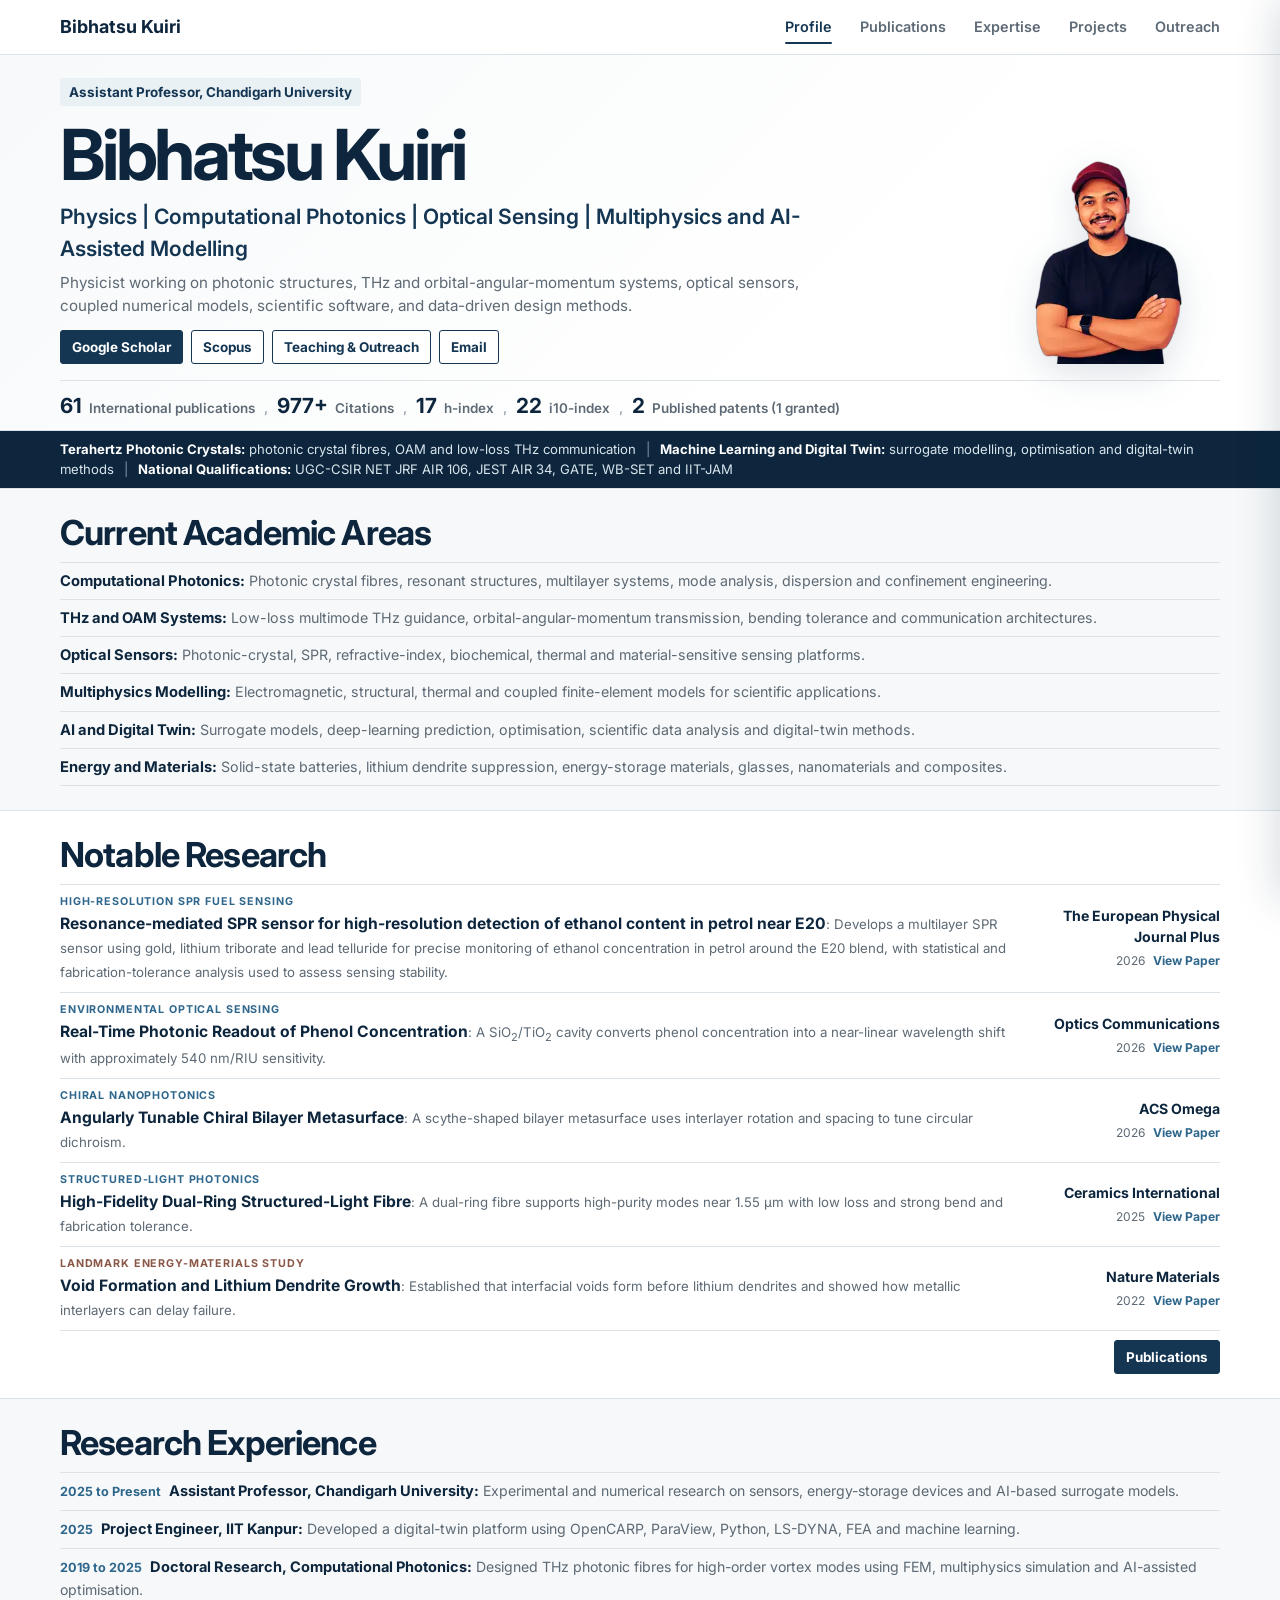
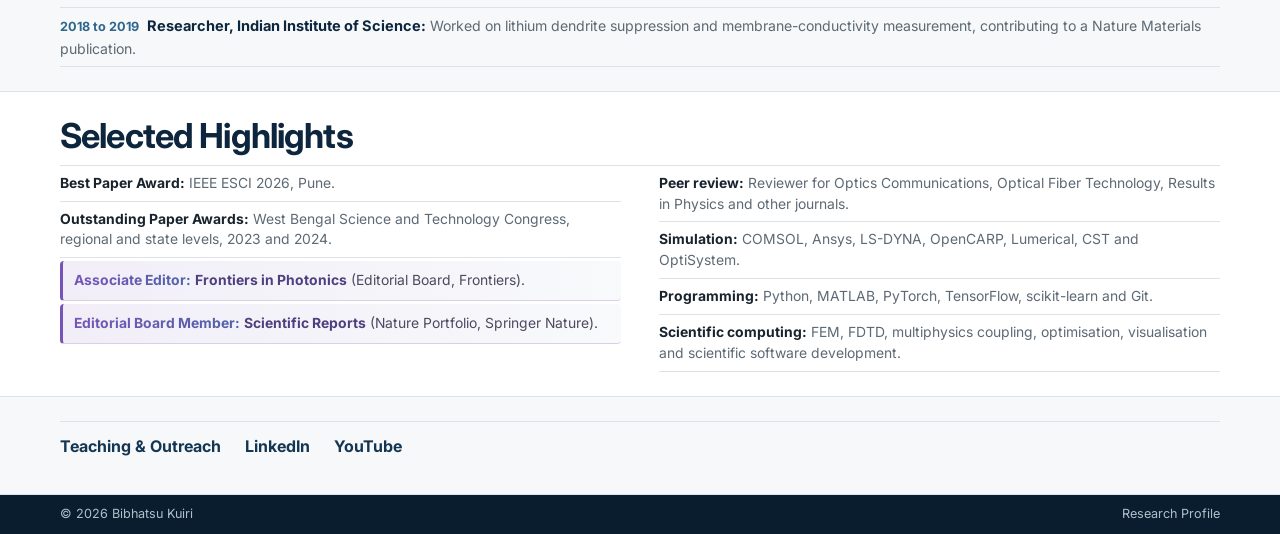
<file: index.html>
<!DOCTYPE html>
<html lang="en">
<head>
  <meta charset="UTF-8">
  <meta name="viewport" content="width=device-width, initial-scale=1.0">
  <meta name="description" content="Academic profile of Bibhatsu Kuiri, Assistant Professor of Physics, working in computational photonics, optical sensing, multiphysics modelling, machine learning, and digital twins.">
  <meta name="author" content="Bibhatsu Kuiri">
  <meta name="theme-color" content="#0d263d">
  <meta name="color-scheme" content="light">
  <title>Bibhatsu Kuiri | Research Profile</title>
  <link rel="preconnect" href="https://fonts.googleapis.com">
  <link rel="preconnect" href="https://fonts.gstatic.com" crossorigin>
  <link href="https://fonts.googleapis.com/css2?family=Inter:wght@400;500;600;700&display=swap" rel="stylesheet">
  <style>
    :root{color-scheme:only light;--navy:#143653;--deep:#0d263d;--blue:#2e668c;--ink:#18232d;--muted:#5d6974;--paper:#f6f8f9;--line:#dce3e8;--soft:#eaf1f5;--white:#fff;--landmark:#8a5747;--max:1160px}
    *{box-sizing:border-box}html{scroll-behavior:smooth;background:#fff}body{margin:0;color:var(--ink);background:var(--white);font:16px/1.5 "Inter",Arial,sans-serif}body.menu-open{overflow:hidden}a{color:inherit}.container{width:min(calc(100% - 40px),var(--max));margin:auto}
    .site-header{position:sticky;top:0;z-index:50;background:rgba(255,255,255,.97);border-bottom:1px solid var(--line);backdrop-filter:blur(10px)}.nav{min-height:54px;display:flex;align-items:center;justify-content:space-between;gap:24px}.brand,h1,h2,h3,.metrics-line strong{color:var(--deep);font-family:"Inter",Arial,sans-serif}.brand{font-size:1.12rem;font-weight:700;text-decoration:none}.desktop-nav{display:flex;gap:28px}.desktop-nav a{color:var(--muted);font-size:.9rem;font-weight:600;text-decoration:none}.desktop-nav a:hover{color:var(--navy)}
    .menu-toggle{width:40px;height:40px;display:none;place-items:center;padding:0;color:var(--deep);background:transparent;border:0;cursor:pointer}.menu-toggle span,.menu-toggle span:before,.menu-toggle span:after{width:22px;height:2px;display:block;position:relative;background:currentColor;transition:160ms ease}.menu-toggle span:before,.menu-toggle span:after{content:"";position:absolute;left:0}.menu-toggle span:before{top:-7px}.menu-toggle span:after{top:7px}.menu-toggle[aria-expanded="true"] span{background:transparent}.menu-toggle[aria-expanded="true"] span:before{top:0;transform:rotate(45deg)}.menu-toggle[aria-expanded="true"] span:after{top:0;transform:rotate(-45deg)}
    .menu-overlay{position:fixed;inset:0;z-index:55;visibility:hidden;opacity:0;background:rgba(8,25,39,.48);transition:180ms ease}.mobile-menu{position:fixed;top:0;right:0;z-index:60;width:min(82vw,300px);height:100dvh;padding:76px 28px 30px;background:var(--white);box-shadow:-16px 0 40px rgba(13,38,61,.18);transform:translateX(105%);transition:200ms ease}.mobile-menu a{display:block;padding:13px 0;color:var(--deep);border-bottom:1px solid var(--line);font-weight:700;text-decoration:none}body.menu-open .menu-overlay{visibility:visible;opacity:1}body.menu-open .mobile-menu{transform:translateX(0)}
    h1,h2,h3{margin-top:0;line-height:1.16}.hero{background:linear-gradient(135deg,#f7f9fa 0%,#fff 68%);border-bottom:1px solid var(--line)}.hero-grid{display:grid;grid-template-columns:minmax(0,1fr) 230px;align-items:end;gap:34px;padding:24px 0 16px}.position{display:inline-flex;margin:0 0 8px;padding:4px 9px;color:var(--navy);background:var(--soft);border-radius:2px;font-size:.84rem;font-weight:700}h1{margin-bottom:5px;font-size:clamp(2.8rem,6vw,4.4rem);letter-spacing:-.045em}.role{max-width:800px;margin:0;color:var(--navy);font-size:clamp(1.05rem,2vw,1.32rem);font-weight:600}.summary{max-width:790px;margin:8px 0 0;color:var(--muted);font-size:.95rem}.actions{display:flex;flex-wrap:wrap;gap:8px;margin-top:12px}.button{min-height:34px;display:inline-flex;align-items:center;justify-content:center;padding:5px 11px;color:var(--navy);background:var(--white);border:1px solid var(--navy);border-radius:3px;font-size:.84rem;font-weight:700;text-decoration:none}.button-primary{color:var(--white);background:var(--navy)}.portrait-wrap{display:flex;justify-content:center;align-items:flex-end}.portrait{width:215px;max-height:250px;object-fit:contain;filter:drop-shadow(0 10px 18px rgba(20,54,83,.14))}
    .metrics-line{margin:0 auto;padding:9px 0;border-top:1px solid var(--line);color:var(--muted);font-size:.84rem;font-weight:600}.metrics-line strong{margin-right:4px;font-size:1.3rem}.metric-separator{margin:0 9px;color:#9aa8b3}.expertise-band{color:#d9e5ed;background:var(--deep)}.expertise-line{padding:9px 0;font-size:.82rem}.expertise-line strong{color:var(--white)}.expertise-separator{margin:0 10px;color:#7f96a7}
    .section{padding:24px 0;scroll-margin-top:62px}.section-alt{background:var(--paper);border-top:1px solid var(--line);border-bottom:1px solid var(--line)}.section-heading{margin-bottom:9px}h2{margin-bottom:0;font-size:clamp(1.65rem,3vw,2.15rem);letter-spacing:-.025em}.compact-list,.paper-list,.experience-list{border-top:1px solid var(--line)}.compact-row{padding:7px 0;border-bottom:1px solid var(--line);font-size:.89rem}.compact-row strong{color:var(--deep);font-size:.92rem}.compact-row p{display:inline;margin:0;color:var(--muted)}
    .paper-row{display:grid;grid-template-columns:minmax(0,1fr) 178px;gap:18px;align-items:center;padding:9px 0;border-bottom:1px solid var(--line)}.paper-kicker{margin-bottom:1px;color:var(--blue);font-size:.67rem;font-weight:700;letter-spacing:.08em;text-transform:uppercase}.paper-row.landmark .paper-kicker{color:var(--landmark)}.paper-row h3{display:inline;margin:0;font-size:.98rem}.paper-row p{display:inline;margin:0;color:var(--muted);font-size:.83rem}.paper-row p:before{content:": "}.paper-meta{text-align:right}.paper-meta strong{display:block;color:var(--deep);font-size:.88rem}.paper-meta span{color:var(--muted);font-size:.75rem}.paper-link{display:inline-block;margin-left:8px;color:var(--blue);font-size:.76rem;font-weight:700;text-decoration:none}.paper-link:hover{text-decoration:underline}.section-action{display:flex;justify-content:flex-end;margin-top:9px}
    .experience-row{padding:7px 0;border-bottom:1px solid var(--line);font-size:.88rem}.experience-row time{margin-right:8px;color:var(--blue);font-size:.79rem;font-weight:700}.experience-row strong{color:var(--deep);font-size:.91rem}.experience-row p{display:inline;margin:0;color:var(--muted)}.highlights-list{margin:0;padding:0;columns:2;column-gap:38px;list-style:none;border-top:1px solid var(--line)}.highlights-list li{break-inside:avoid;padding:7px 0;border-bottom:1px solid var(--line);color:var(--muted);font-size:.87rem}.highlights-list strong{color:var(--ink)}
    .profile-links{display:flex;flex-wrap:wrap;gap:24px;padding:12px 0;border-top:1px solid var(--line)}.profile-links a{color:var(--navy);font-weight:700;text-decoration:none}.profile-links a:hover{text-decoration:underline}footer{padding:10px 0;color:#aebfcc;background:#091d2e;font-size:.79rem}.footer-row{display:flex;justify-content:space-between;gap:16px}
    @media(max-width:900px){.desktop-nav{display:none}.menu-toggle{display:grid}.hero-grid{grid-template-columns:minmax(0,1fr) 190px;gap:22px}.portrait{width:185px}}
    @media(max-width:680px){.container{width:min(calc(100% - 28px),var(--max))}.hero-grid{grid-template-columns:minmax(0,1fr) 122px;gap:8px;align-items:end;padding:19px 0 12px}.portrait-wrap{justify-content:flex-end;align-self:end;max-height:none;overflow:visible}.portrait{width:122px;max-height:190px}.position{font-size:.76rem;padding:3px 7px}.role{font-size:.98rem}.summary{font-size:.88rem;line-height:1.45}.actions{gap:6px}.button{padding:5px 9px;font-size:.78rem}.metrics-line{line-height:1.9}.metric-separator{margin:0 5px}.expertise-line{line-height:1.7}.expertise-separator{margin:0 5px}.section{padding:20px 0}.paper-row{grid-template-columns:1fr;gap:2px;padding:8px 0}.paper-meta{text-align:left}.experience-row{line-height:1.55}.highlights-list{columns:1}.section-action{justify-content:flex-start}.footer-row{flex-direction:column}}
    @media(max-width:420px){.hero-grid{grid-template-columns:minmax(0,1fr) 96px;gap:5px}.portrait{width:96px;max-height:158px}h1{font-size:2.2rem}.role{font-size:.9rem}.summary{font-size:.82rem}.position{font-size:.69rem}.button{font-size:.72rem;padding:4px 7px}.metrics-line strong{font-size:1.18rem}.metric-separator{display:none}.metrics-line span:not(.metric-separator){display:block}.expertise-separator{display:none}.expertise-line span{display:block;margin-bottom:3px}.profile-links{display:block}.profile-links a{display:block;padding:5px 0}}
  </style>
  <link rel="stylesheet" href="assets/site-nav.css?v=20260809-1">
</head>
<body>
  <header class="site-header">
    <div class="container nav">
      <a class="brand" href="index.html">Bibhatsu Kuiri</a>
      <nav class="desktop-nav" aria-label="Primary navigation"><a href="index.html" aria-current="page">Profile</a><a href="publications.html">Publications</a><a href="expertise.html">Expertise</a><a href="outreach.html">Outreach</a></nav>
      <button class="menu-toggle" type="button" aria-label="Open navigation menu" aria-expanded="false"><span></span></button>
    </div>
  </header>
  <div class="menu-overlay" aria-hidden="true"></div>
  <nav class="mobile-menu" aria-label="Mobile navigation"><a href="index.html" aria-current="page">Profile</a><a href="publications.html">Publications</a><a href="expertise.html">Expertise</a><a href="outreach.html">Outreach</a></nav>

  <main id="top">
    <section class="hero">
      <div class="container hero-grid">
        <div>
          <p class="position">Assistant Professor, Chandigarh University</p>
          <h1>Bibhatsu Kuiri</h1>
          <p class="role">Physics | Computational Photonics | Optical Sensing | Multiphysics and AI-Assisted Modelling</p>
          <p class="summary">Physicist working on photonic structures, THz and orbital-angular-momentum systems, optical sensors, coupled numerical models, scientific software, and data-driven design methods.</p>
          <div class="actions"><a class="button button-primary" href="https://scholar.google.com/citations?user=RkWlr-AAAAAJ" target="_blank" rel="noopener noreferrer">Google Scholar</a><a class="button" href="https://www.scopus.com/authid/detail.uri?authorId=57217057786" target="_blank" rel="noopener noreferrer">Scopus</a><a class="button" href="outreach.html">Teaching & Outreach</a><a class="button" href="mailto:bibhatsu.14@gmail.com">Email</a></div>
        </div>
        <div class="portrait-wrap"><img class="portrait" src="assets/profile.webp" alt="Portrait illustration of Bibhatsu Kuiri"></div>
      </div>
      <!-- Homepage statistics: 61 publications, 977+ citations (November 2026) -->
      <p class="container metrics-line"><span><strong>61</strong> International publications</span><span class="metric-separator">,</span><span><strong>977+</strong> Citations</span><span class="metric-separator">,</span><span><strong>17</strong> h-index</span><span class="metric-separator">,</span><span><strong>22</strong> i10-index</span><span class="metric-separator">,</span><span><strong>2</strong> Published patents (1 granted)</span></p>
    </section>

    <section class="expertise-band"><div class="container expertise-line"><span><strong>Terahertz Photonic Crystals:</strong> photonic crystal fibres, OAM and low-loss THz communication</span><span class="expertise-separator">|</span><span><strong>Machine Learning and Digital Twin:</strong> surrogate modelling, optimisation and digital-twin methods</span><span class="expertise-separator">|</span><span><strong>National Qualifications:</strong> UGC-CSIR NET JRF AIR 106, JEST AIR 34, GATE, WB-SET and IIT-JAM</span></div></section>

    <section id="research" class="section section-alt"><div class="container"><div class="section-heading"><h2>Current Academic Areas</h2></div><div class="compact-list">
      <div class="compact-row"><strong>Computational Photonics:</strong> <p>Photonic crystal fibres, resonant structures, multilayer systems, mode analysis, dispersion and confinement engineering.</p></div>
      <div class="compact-row"><strong>THz and OAM Systems:</strong> <p>Low-loss multimode THz guidance, orbital-angular-momentum transmission, bending tolerance and communication architectures.</p></div>
      <div class="compact-row"><strong>Optical Sensors:</strong> <p>Photonic-crystal, SPR, refractive-index, biochemical, thermal and material-sensitive sensing platforms.</p></div>
      <div class="compact-row"><strong>Multiphysics Modelling:</strong> <p>Electromagnetic, structural, thermal and coupled finite-element models for scientific applications.</p></div>
      <div class="compact-row"><strong>AI and Digital Twin:</strong> <p>Surrogate models, deep-learning prediction, optimisation, scientific data analysis and digital-twin methods.</p></div>
      <div class="compact-row"><strong>Energy and Materials:</strong> <p>Solid-state batteries, lithium dendrite suppression, energy-storage materials, glasses, nanomaterials and composites.</p></div>
    </div></div></section>

    <section class="section"><div class="container"><div class="section-heading"><h2>Notable Research</h2></div><div class="paper-list">
      <article class="paper-row"><div><div class="paper-kicker">Biomedical Optical Sensing</div><h3>Hemoglobin-Related Refractive-Index Monitoring with SPR</h3><p>An experimentally informed Ag/HfO<sub>2</sub>/chalcogenide/MXene sensor model achieves a maximum angular sensitivity of 592.96°/RIU for hemoglobin-related refractive-index variations.</p></div><div class="paper-meta"><strong>Plasmonics</strong><span>2027</span><a class="paper-link" href="https://doi.org/10.1007/s11468-026-03551-5" target="_blank" rel="noopener noreferrer">View Paper</a></div></article>
      <article class="paper-row"><div><div class="paper-kicker">Environmental Optical Sensing</div><h3>Real-Time Photonic Readout of Phenol Concentration</h3><p>A SiO<sub>2</sub>/TiO<sub>2</sub> cavity converts phenol concentration into a near-linear wavelength shift with approximately 540 nm/RIU sensitivity.</p></div><div class="paper-meta"><strong>Optics Communications</strong><span>2026</span><a class="paper-link" href="https://doi.org/10.1016/j.optcom.2026.133498" target="_blank" rel="noopener noreferrer">View Paper</a></div></article>
      <article class="paper-row"><div><div class="paper-kicker">Chiral Nanophotonics</div><h3>Angularly Tunable Chiral Bilayer Metasurface</h3><p>A scythe-shaped bilayer metasurface uses interlayer rotation and spacing to tune circular dichroism.</p></div><div class="paper-meta"><strong>ACS Omega</strong><span>2026</span><a class="paper-link" href="https://doi.org/10.1021/acsomega.5c12508" target="_blank" rel="noopener noreferrer">View Paper</a></div></article>
      <article class="paper-row"><div><div class="paper-kicker">Structured-Light Photonics</div><h3>High-Fidelity Dual-Ring Structured-Light Fibre</h3><p>A dual-ring fibre supports high-purity modes near 1.55 µm with low loss and strong bend and fabrication tolerance.</p></div><div class="paper-meta"><strong>Ceramics International</strong><span>2025</span><a class="paper-link" href="https://doi.org/10.1016/j.ceramint.2025.11.061" target="_blank" rel="noopener noreferrer">View Paper</a></div></article>
      <article class="paper-row landmark"><div><div class="paper-kicker">Landmark Energy-Materials Study</div><h3>Void Formation and Lithium Dendrite Growth</h3><p>Established that interfacial voids form before lithium dendrites and showed how metallic interlayers can delay failure.</p></div><div class="paper-meta"><strong>Nature Materials</strong><span>2022</span><a class="paper-link" href="https://doi.org/10.1038/s41563-022-01264-8" target="_blank" rel="noopener noreferrer">View Paper</a></div></article>
    </div><div class="section-action"><a class="button button-primary" href="publications.html">Publications</a></div></div></section>

    <section id="experience" class="section section-alt"><div class="container"><div class="section-heading"><h2>Research Experience</h2></div><div class="experience-list">
      <div class="experience-row"><time>2025 to Present</time><strong>Assistant Professor, Chandigarh University:</strong> <p>Experimental and numerical research on sensors, energy-storage devices and AI-based surrogate models.</p></div>
      <div class="experience-row"><time>2025</time><strong>Project Engineer, IIT Kanpur:</strong> <p>Developed a digital-twin platform using OpenCARP, ParaView, Python, LS-DYNA, FEA and machine learning.</p></div>
      <div class="experience-row"><time>2019 to 2025</time><strong>Doctoral Research, Computational Photonics:</strong> <p>Designed THz photonic fibres for high-order vortex modes using FEM, multiphysics simulation and AI-assisted optimisation.</p></div>
      <div class="experience-row"><time>2018 to 2019</time><strong>Researcher, Indian Institute of Science:</strong> <p>Worked on lithium dendrite suppression and membrane-conductivity measurement, contributing to a Nature Materials publication.</p></div>
    </div></div></section>

    <section class="section"><div class="container"><div class="section-heading"><h2>Selected Highlights</h2></div><ul class="highlights-list">
      <li><strong>Best Paper Award:</strong> IEEE ESCI 2026, Pune.</li><li><strong>Outstanding Paper Awards:</strong> West Bengal Science and Technology Congress, regional and state levels, 2023 and 2024.</li><li><strong>Peer review:</strong> Reviewer for Scientific Reports, Optics Communications, Optical Fiber Technology, Results in Physics and other journals.</li><li><strong>Simulation:</strong> COMSOL, Ansys, LS-DYNA, OpenCARP, Lumerical, CST and OptiSystem.</li><li><strong>Programming:</strong> Python, MATLAB, PyTorch, TensorFlow, scikit-learn and Git.</li><li><strong>Scientific computing:</strong> FEM, FDTD, multiphysics coupling, optimisation, visualisation and scientific software development.</li>
    </ul></div></section>

    <section class="section section-alt"><div class="container"><div class="profile-links"><a href="outreach.html">Teaching & Outreach</a><a href="https://www.linkedin.com/in/bibhatsu/" target="_blank" rel="noopener noreferrer">LinkedIn</a><a href="https://www.youtube.com/@LearnwithBK" target="_blank" rel="noopener noreferrer">YouTube</a></div></div></section>
  </main>

  <footer><div class="container footer-row"><span>© 2026 Bibhatsu Kuiri</span><span>Research Profile</span></div></footer>
  <script src="assets/site-nav.js?v=20261020-1"></script>
</body>
</html>
</file>
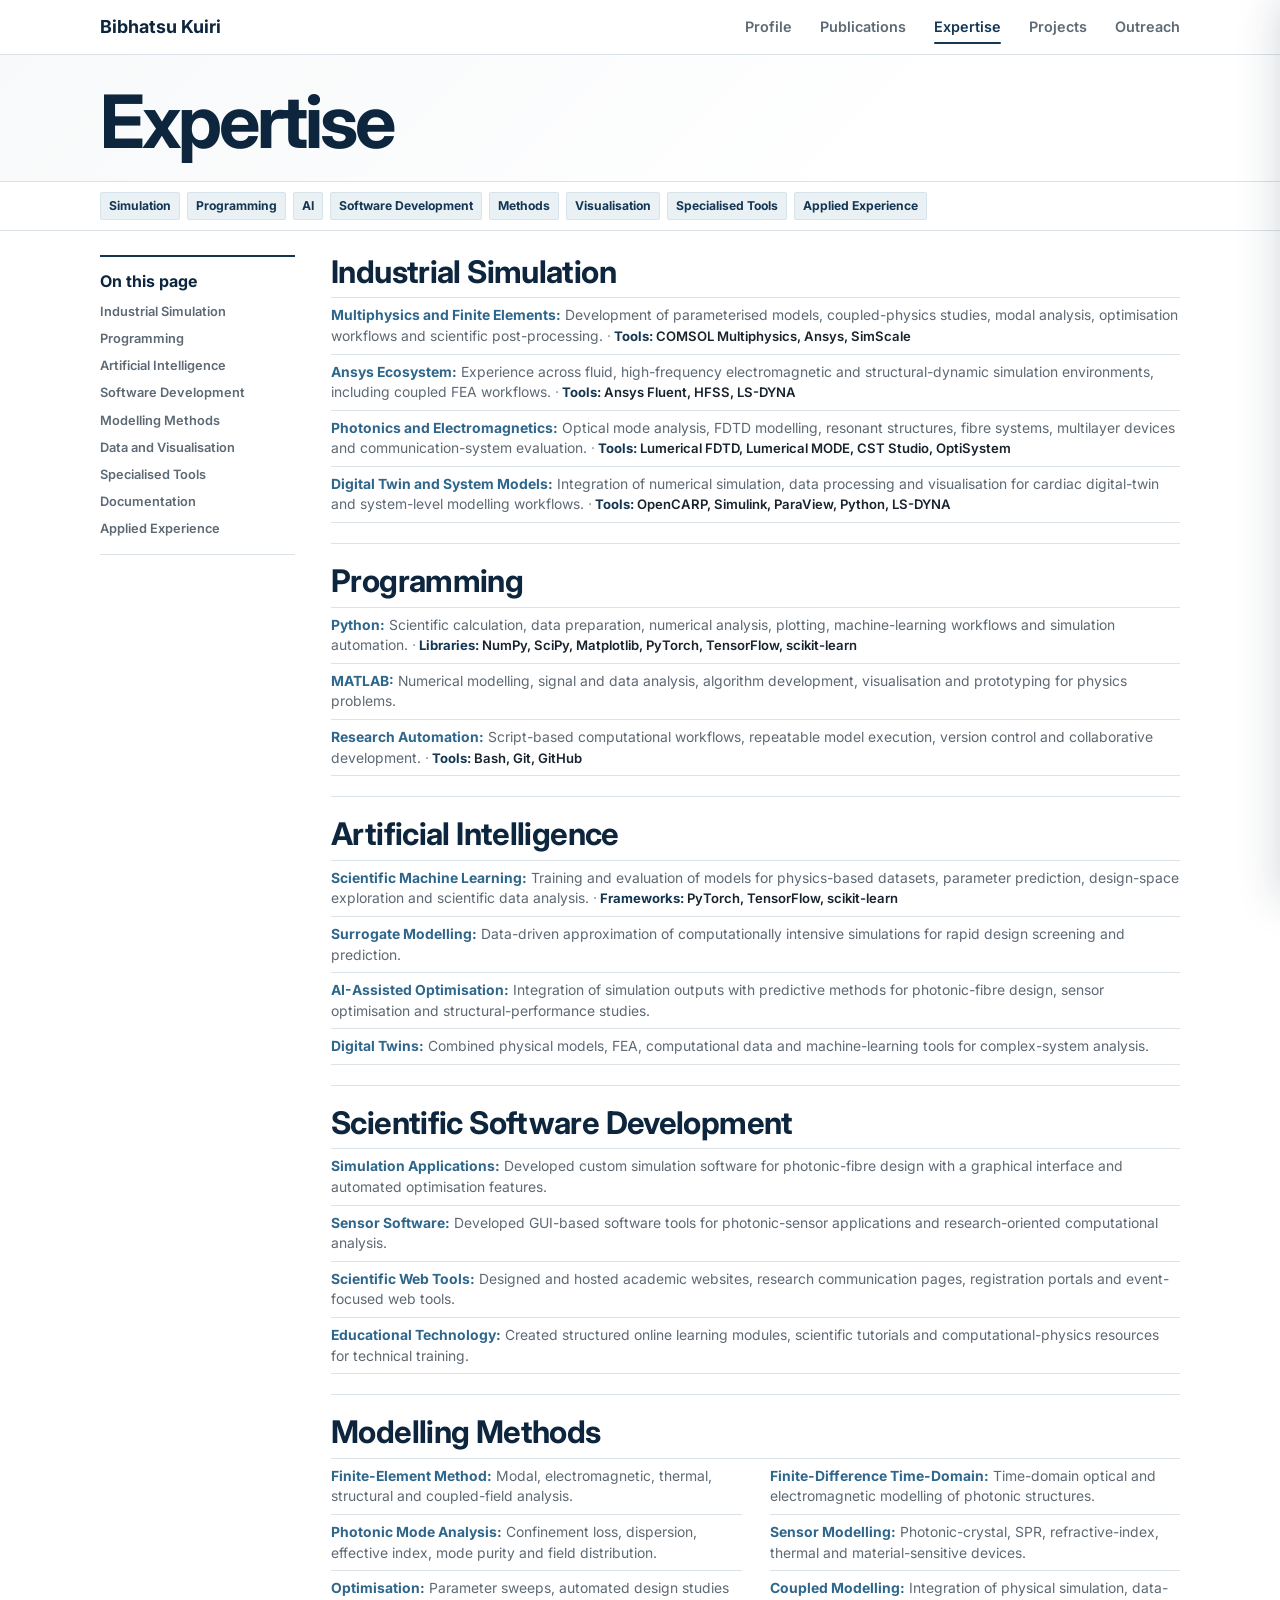
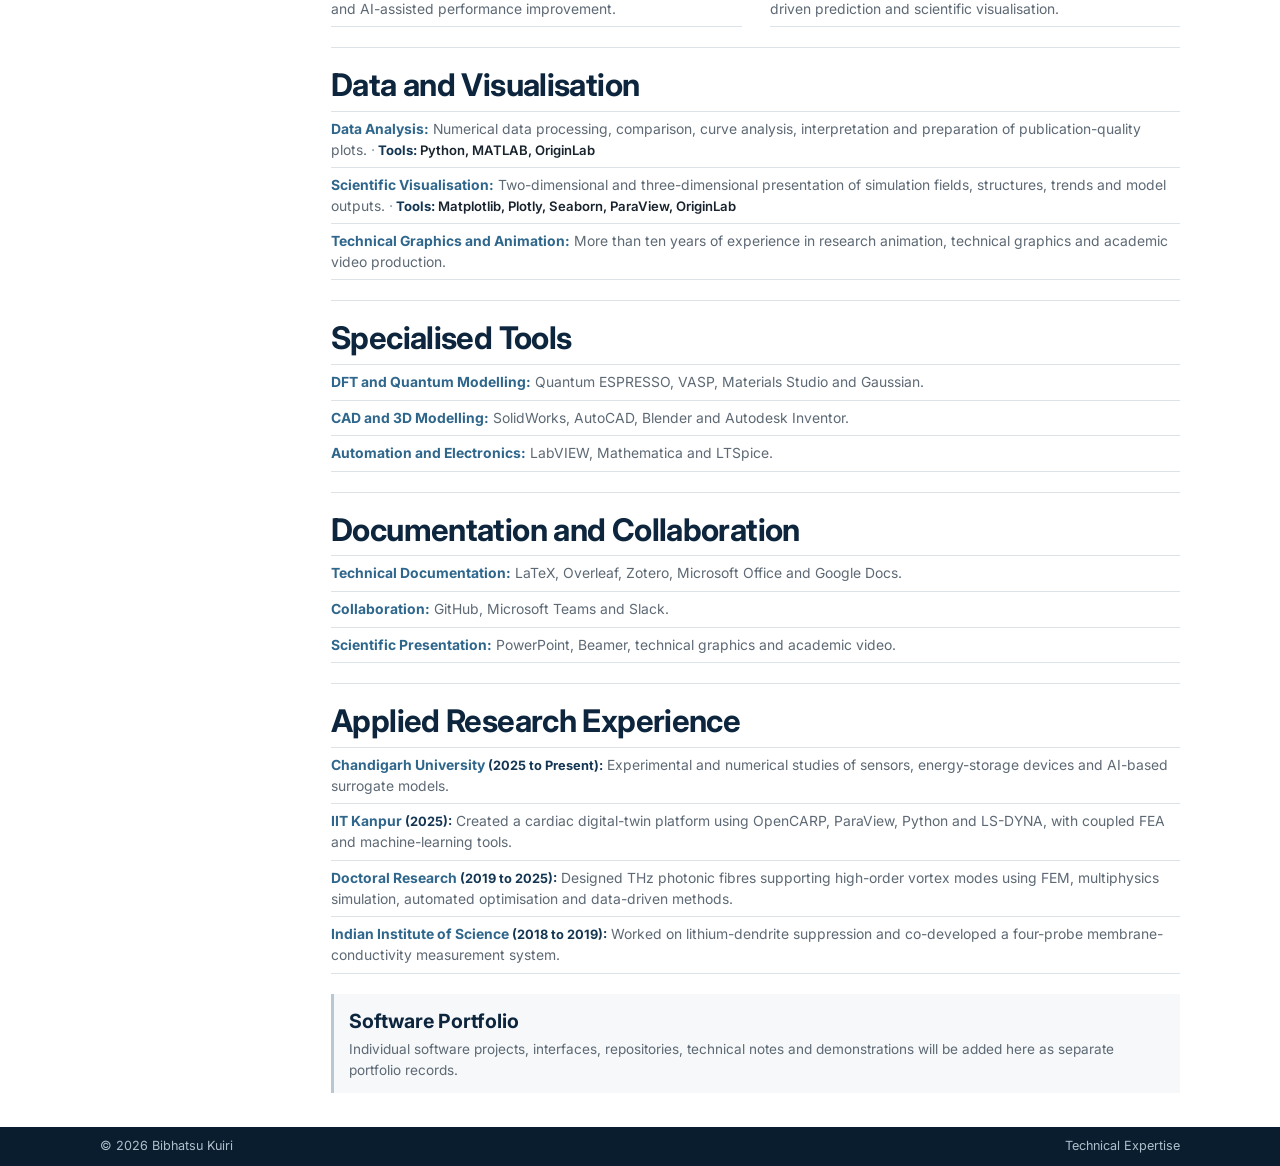
<file: expertise.html>
<!DOCTYPE html>
<html lang="en">
<head>
<meta charset="UTF-8">
<meta name="viewport" content="width=device-width,initial-scale=1">
<meta name="description" content="Research and technical expertise of Bibhatsu Kuiri in industrial simulation, computational photonics, scientific programming, artificial intelligence, digital twins and scientific software development.">
<meta name="author" content="Bibhatsu Kuiri">
<meta name="theme-color" content="#0d263d">
<meta name="color-scheme" content="light">
<title>Expertise | Bibhatsu Kuiri</title>
<link rel="preconnect" href="https://fonts.googleapis.com">
<link rel="preconnect" href="https://fonts.gstatic.com" crossorigin>
<link href="https://fonts.googleapis.com/css2?family=Inter:wght@400;500;600;700&display=swap" rel="stylesheet">
<link rel="stylesheet" href="assets/expertise.css?v=20260809-1">
<link rel="stylesheet" href="assets/site-nav.css?v=20260809-1">
</head>
<body>
<header class="site-header">
  <div class="container nav">
    <a class="brand" href="index.html">Bibhatsu Kuiri</a>
    <nav class="desktop-nav" aria-label="Primary navigation">
      <a href="index.html">Profile</a>
      <a href="publications.html">Publications</a>
      <a href="expertise.html" aria-current="page">Expertise</a>
      <a href="outreach.html">Outreach</a>
    </nav>
    <button class="menu-toggle" type="button" aria-label="Open navigation menu" aria-expanded="false"><span></span></button>
  </div>
</header>
<div class="menu-overlay" aria-hidden="true"></div>
<nav class="mobile-menu" aria-label="Mobile navigation">
  <a href="index.html">Profile</a>
  <a href="publications.html">Publications</a>
  <a href="expertise.html" aria-current="page">Expertise</a>
  <a href="outreach.html">Outreach</a>
</nav>

<main id="top">
  <section class="page-head">
    <div class="container">
      <h1>Expertise</h1>
    </div>
  </section>

  <div class="jump-wrap">
    <nav class="container jump-links" aria-label="Expertise sections">
      <a href="#simulation">Simulation</a>
      <a href="#programming">Programming</a>
      <a href="#ai">AI</a>
      <a href="#software">Software Development</a>
      <a href="#methods">Methods</a>
      <a href="#visualisation">Visualisation</a>
      <a href="#specialised-tools">Specialised Tools</a>
      <a href="#experience">Applied Experience</a>
    </nav>
  </div>

  <div class="container content-layout">
    <aside class="side-nav" aria-label="On this page">
      <strong>On this page</strong>
      <a href="#simulation">Industrial Simulation</a>
      <a href="#programming">Programming</a>
      <a href="#ai">Artificial Intelligence</a>
      <a href="#software">Software Development</a>
      <a href="#methods">Modelling Methods</a>
      <a href="#visualisation">Data and Visualisation</a>
      <a href="#specialised-tools">Specialised Tools</a>
      <a href="#documentation">Documentation</a>
      <a href="#experience">Applied Experience</a>
    </aside>

    <div>
      <section id="simulation" class="expertise-section">
        <h2>Industrial Simulation</h2>
        <div class="compact-list">
          <article class="compact-row"><p><strong class="row-title">Multiphysics and Finite Elements:</strong> Development of parameterised models, coupled-physics studies, modal analysis, optimisation workflows and scientific post-processing. <span class="tools"><b>Tools:</b> COMSOL Multiphysics, Ansys, SimScale</span></p></article>
          <article class="compact-row"><p><strong class="row-title">Ansys Ecosystem:</strong> Experience across fluid, high-frequency electromagnetic and structural-dynamic simulation environments, including coupled FEA workflows. <span class="tools"><b>Tools:</b> Ansys Fluent, HFSS, LS-DYNA</span></p></article>
          <article class="compact-row"><p><strong class="row-title">Photonics and Electromagnetics:</strong> Optical mode analysis, FDTD modelling, resonant structures, fibre systems, multilayer devices and communication-system evaluation. <span class="tools"><b>Tools:</b> Lumerical FDTD, Lumerical MODE, CST Studio, OptiSystem</span></p></article>
          <article class="compact-row"><p><strong class="row-title">Digital Twin and System Models:</strong> Integration of numerical simulation, data processing and visualisation for cardiac digital-twin and system-level modelling workflows. <span class="tools"><b>Tools:</b> OpenCARP, Simulink, ParaView, Python, LS-DYNA</span></p></article>
        </div>
      </section>

      <section id="programming" class="expertise-section">
        <h2>Programming</h2>
        <div class="compact-list">
          <article class="compact-row"><p><strong class="row-title">Python:</strong> Scientific calculation, data preparation, numerical analysis, plotting, machine-learning workflows and simulation automation. <span class="tools"><b>Libraries:</b> NumPy, SciPy, Matplotlib, PyTorch, TensorFlow, scikit-learn</span></p></article>
          <article class="compact-row"><p><strong class="row-title">MATLAB:</strong> Numerical modelling, signal and data analysis, algorithm development, visualisation and prototyping for physics problems.</p></article>
          <article class="compact-row"><p><strong class="row-title">Research Automation:</strong> Script-based computational workflows, repeatable model execution, version control and collaborative development. <span class="tools"><b>Tools:</b> Bash, Git, GitHub</span></p></article>
        </div>
      </section>

      <section id="ai" class="expertise-section">
        <h2>Artificial Intelligence</h2>
        <div class="compact-list">
          <article class="compact-row"><p><strong class="row-title">Scientific Machine Learning:</strong> Training and evaluation of models for physics-based datasets, parameter prediction, design-space exploration and scientific data analysis. <span class="tools"><b>Frameworks:</b> PyTorch, TensorFlow, scikit-learn</span></p></article>
          <article class="compact-row"><p><strong class="row-title">Surrogate Modelling:</strong> Data-driven approximation of computationally intensive simulations for rapid design screening and prediction.</p></article>
          <article class="compact-row"><p><strong class="row-title">AI-Assisted Optimisation:</strong> Integration of simulation outputs with predictive methods for photonic-fibre design, sensor optimisation and structural-performance studies.</p></article>
          <article class="compact-row"><p><strong class="row-title">Digital Twins:</strong> Combined physical models, FEA, computational data and machine-learning tools for complex-system analysis.</p></article>
        </div>
      </section>

      <section id="software" class="expertise-section">
        <h2>Scientific Software Development</h2>
        <div class="compact-list">
          <article class="compact-row"><p><strong class="row-title">Simulation Applications:</strong> Developed custom simulation software for photonic-fibre design with a graphical interface and automated optimisation features.</p></article>
          <article class="compact-row"><p><strong class="row-title">Sensor Software:</strong> Developed GUI-based software tools for photonic-sensor applications and research-oriented computational analysis.</p></article>
          <article class="compact-row"><p><strong class="row-title">Scientific Web Tools:</strong> Designed and hosted academic websites, research communication pages, registration portals and event-focused web tools.</p></article>
          <article class="compact-row"><p><strong class="row-title">Educational Technology:</strong> Created structured online learning modules, scientific tutorials and computational-physics resources for technical training.</p></article>
        </div>
      </section>

      <section id="methods" class="expertise-section">
        <h2>Modelling Methods</h2>
        <div class="compact-list two-column-list">
          <article class="compact-row"><p><strong class="row-title">Finite-Element Method:</strong> Modal, electromagnetic, thermal, structural and coupled-field analysis.</p></article>
          <article class="compact-row"><p><strong class="row-title">Finite-Difference Time-Domain:</strong> Time-domain optical and electromagnetic modelling of photonic structures.</p></article>
          <article class="compact-row"><p><strong class="row-title">Photonic Mode Analysis:</strong> Confinement loss, dispersion, effective index, mode purity and field distribution.</p></article>
          <article class="compact-row"><p><strong class="row-title">Sensor Modelling:</strong> Photonic-crystal, SPR, refractive-index, thermal and material-sensitive devices.</p></article>
          <article class="compact-row"><p><strong class="row-title">Optimisation:</strong> Parameter sweeps, automated design studies and AI-assisted performance improvement.</p></article>
          <article class="compact-row"><p><strong class="row-title">Coupled Modelling:</strong> Integration of physical simulation, data-driven prediction and scientific visualisation.</p></article>
        </div>
      </section>

      <section id="visualisation" class="expertise-section">
        <h2>Data and Visualisation</h2>
        <div class="compact-list">
          <article class="compact-row"><p><strong class="row-title">Data Analysis:</strong> Numerical data processing, comparison, curve analysis, interpretation and preparation of publication-quality plots. <span class="tools"><b>Tools:</b> Python, MATLAB, OriginLab</span></p></article>
          <article class="compact-row"><p><strong class="row-title">Scientific Visualisation:</strong> Two-dimensional and three-dimensional presentation of simulation fields, structures, trends and model outputs. <span class="tools"><b>Tools:</b> Matplotlib, Plotly, Seaborn, ParaView, OriginLab</span></p></article>
          <article class="compact-row"><p><strong class="row-title">Technical Graphics and Animation:</strong> More than ten years of experience in research animation, technical graphics and academic video production.</p></article>
        </div>
      </section>

      <section id="specialised-tools" class="expertise-section">
        <h2>Specialised Tools</h2>
        <div class="compact-list">
          <article class="compact-row"><p><strong class="row-title">DFT and Quantum Modelling:</strong> Quantum ESPRESSO, VASP, Materials Studio and Gaussian.</p></article>
          <article class="compact-row"><p><strong class="row-title">CAD and 3D Modelling:</strong> SolidWorks, AutoCAD, Blender and Autodesk Inventor.</p></article>
          <article class="compact-row"><p><strong class="row-title">Automation and Electronics:</strong> LabVIEW, Mathematica and LTSpice.</p></article>
        </div>
      </section>

      <section id="documentation" class="expertise-section">
        <h2>Documentation and Collaboration</h2>
        <div class="compact-list">
          <article class="compact-row"><p><strong class="row-title">Technical Documentation:</strong> LaTeX, Overleaf, Zotero, Microsoft Office and Google Docs.</p></article>
          <article class="compact-row"><p><strong class="row-title">Collaboration:</strong> GitHub, Microsoft Teams and Slack.</p></article>
          <article class="compact-row"><p><strong class="row-title">Scientific Presentation:</strong> PowerPoint, Beamer, technical graphics and academic video.</p></article>
        </div>
      </section>

      <section id="experience" class="expertise-section">
        <h2>Applied Research Experience</h2>
        <div class="compact-list">
          <article class="compact-row"><p><strong class="row-title">Chandigarh University <span class="date">(2025 to Present):</span></strong> Experimental and numerical studies of sensors, energy-storage devices and AI-based surrogate models.</p></article>
          <article class="compact-row"><p><strong class="row-title">IIT Kanpur <span class="date">(2025):</span></strong> Created a cardiac digital-twin platform using OpenCARP, ParaView, Python and LS-DYNA, with coupled FEA and machine-learning tools.</p></article>
          <article class="compact-row"><p><strong class="row-title">Doctoral Research <span class="date">(2019 to 2025):</span></strong> Designed THz photonic fibres supporting high-order vortex modes using FEM, multiphysics simulation, automated optimisation and data-driven methods.</p></article>
          <article class="compact-row"><p><strong class="row-title">Indian Institute of Science <span class="date">(2018 to 2019):</span></strong> Worked on lithium-dendrite suppression and co-developed a four-probe membrane-conductivity measurement system.</p></article>
        </div>
      </section>

      <div class="closing-note">
        <h2>Software Portfolio</h2>
        <p>Individual software projects, interfaces, repositories, technical notes and demonstrations will be added here as separate portfolio records.</p>
      </div>
    </div>
  </div>
</main>

<footer><div class="container footer-row"><span>© 2026 Bibhatsu Kuiri</span><span>Technical Expertise</span></div></footer>
<script src="assets/site-nav.js?v=20260809-1"></script>
</body>
</html>
</file>
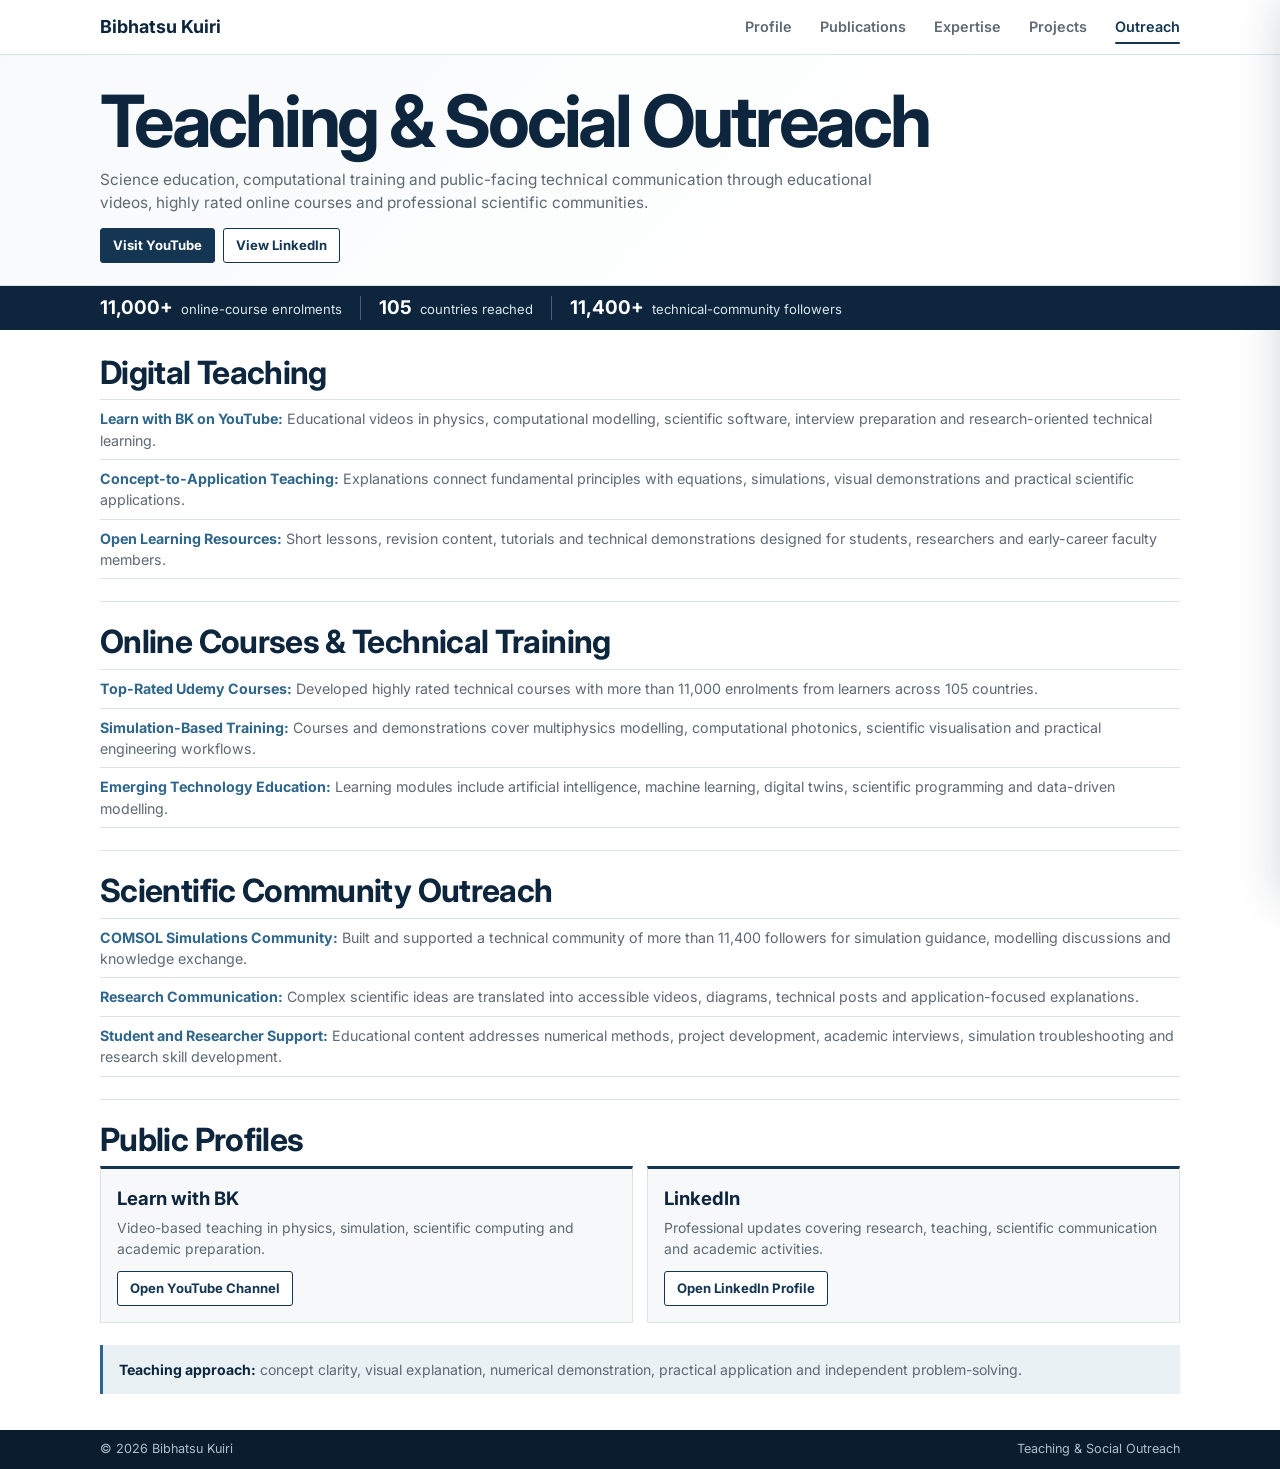
<file: outreach.html>
<!DOCTYPE html>
<html lang="en">
<head>
<meta charset="UTF-8">
<meta name="viewport" content="width=device-width,initial-scale=1">
<meta name="description" content="Teaching, digital education and social outreach activities of Bibhatsu Kuiri through YouTube, top-rated Udemy courses, technical communities and professional engagement.">
<meta name="author" content="Bibhatsu Kuiri">
<meta name="theme-color" content="#0d263d">
<meta name="color-scheme" content="light">
<title>Teaching & Outreach | Bibhatsu Kuiri</title>
<link rel="preconnect" href="https://fonts.googleapis.com">
<link rel="preconnect" href="https://fonts.gstatic.com" crossorigin>
<link href="https://fonts.googleapis.com/css2?family=Inter:wght@400;500;600;700&display=swap" rel="stylesheet">
<link rel="stylesheet" href="assets/outreach.css?v=20260809-1">
<link rel="stylesheet" href="assets/site-nav.css?v=20260809-1">
</head>
<body>
<header class="site-header">
  <div class="container nav">
    <a class="brand" href="index.html">Bibhatsu Kuiri</a>
    <nav class="desktop-nav" aria-label="Primary navigation">
      <a href="index.html">Profile</a>
      <a href="publications.html">Publications</a>
      <a href="expertise.html">Expertise</a>
      <a href="outreach.html" aria-current="page">Outreach</a>
    </nav>
    <button class="menu-toggle" type="button" aria-label="Open navigation menu" aria-expanded="false"><span></span></button>
  </div>
</header>
<div class="menu-overlay" aria-hidden="true"></div>
<nav class="mobile-menu" aria-label="Mobile navigation">
  <a href="index.html">Profile</a>
  <a href="publications.html">Publications</a>
  <a href="expertise.html">Expertise</a>
  <a href="outreach.html" aria-current="page">Outreach</a>
</nav>

<main>
  <section class="page-head">
    <div class="container">
      <h1>Teaching & Social Outreach</h1>
      <p class="intro">Science education, computational training and public-facing technical communication through educational videos, highly rated online courses and professional scientific communities.</p>
      <div class="head-actions">
        <a class="button button-primary" href="https://www.youtube.com/@LearnwithBK" target="_blank" rel="noopener noreferrer">Visit YouTube</a>
        <a class="button" href="https://www.linkedin.com/in/bibhatsu/" target="_blank" rel="noopener noreferrer">View LinkedIn</a>
      </div>
    </div>
  </section>

  <section class="metrics" aria-label="Teaching and outreach record">
    <div class="container metric-row">
      <span><strong>11,000+</strong> online-course enrolments</span>
      <span><strong>105</strong> countries reached</span>
      <span><strong>11,400+</strong> technical-community followers</span>
    </div>
  </section>

  <div class="container content">
    <section class="outreach-section">
      <h2>Digital Teaching</h2>
      <div class="compact-list">
        <article class="compact-row"><p><strong class="row-title">Learn with BK on YouTube:</strong> Educational videos in physics, computational modelling, scientific software, interview preparation and research-oriented technical learning.</p></article>
        <article class="compact-row"><p><strong class="row-title">Concept-to-Application Teaching:</strong> Explanations connect fundamental principles with equations, simulations, visual demonstrations and practical scientific applications.</p></article>
        <article class="compact-row"><p><strong class="row-title">Open Learning Resources:</strong> Short lessons, revision content, tutorials and technical demonstrations designed for students, researchers and early-career faculty members.</p></article>
      </div>
    </section>

    <section class="outreach-section">
      <h2>Online Courses & Technical Training</h2>
      <div class="compact-list">
        <article class="compact-row"><p><strong class="row-title">Top-Rated Udemy Courses:</strong> Developed highly rated technical courses with more than 11,000 enrolments from learners across 105 countries.</p></article>
        <article class="compact-row"><p><strong class="row-title">Simulation-Based Training:</strong> Courses and demonstrations cover multiphysics modelling, computational photonics, scientific visualisation and practical engineering workflows.</p></article>
        <article class="compact-row"><p><strong class="row-title">Emerging Technology Education:</strong> Learning modules include artificial intelligence, machine learning, digital twins, scientific programming and data-driven modelling.</p></article>
      </div>
    </section>

    <section class="outreach-section">
      <h2>Scientific Community Outreach</h2>
      <div class="compact-list">
        <article class="compact-row"><p><strong class="row-title">COMSOL Simulations Community:</strong> Built and supported a technical community of more than 11,400 followers for simulation guidance, modelling discussions and knowledge exchange.</p></article>
        <article class="compact-row"><p><strong class="row-title">Research Communication:</strong> Complex scientific ideas are translated into accessible videos, diagrams, technical posts and application-focused explanations.</p></article>
        <article class="compact-row"><p><strong class="row-title">Student and Researcher Support:</strong> Educational content addresses numerical methods, project development, academic interviews, simulation troubleshooting and research skill development.</p></article>
      </div>
    </section>

    <section class="outreach-section">
      <h2>Public Profiles</h2>
      <div class="platform-grid">
        <article class="platform-card">
          <h3>Learn with BK</h3>
          <p>Video-based teaching in physics, simulation, scientific computing and academic preparation.</p>
          <a class="button" href="https://www.youtube.com/@LearnwithBK" target="_blank" rel="noopener noreferrer">Open YouTube Channel</a>
        </article>
        <article class="platform-card">
          <h3>LinkedIn</h3>
          <p>Professional updates covering research, teaching, scientific communication and academic activities.</p>
          <a class="button" href="https://www.linkedin.com/in/bibhatsu/" target="_blank" rel="noopener noreferrer">Open LinkedIn Profile</a>
        </article>
      </div>
    </section>

    <div class="teaching-note">
      <p><strong>Teaching approach:</strong> concept clarity, visual explanation, numerical demonstration, practical application and independent problem-solving.</p>
    </div>
  </div>
</main>

<footer><div class="container footer-row"><span>© 2026 Bibhatsu Kuiri</span><span>Teaching & Social Outreach</span></div></footer>
<script src="assets/site-nav.js?v=20260809-1"></script>
</body>
</html>
</file>
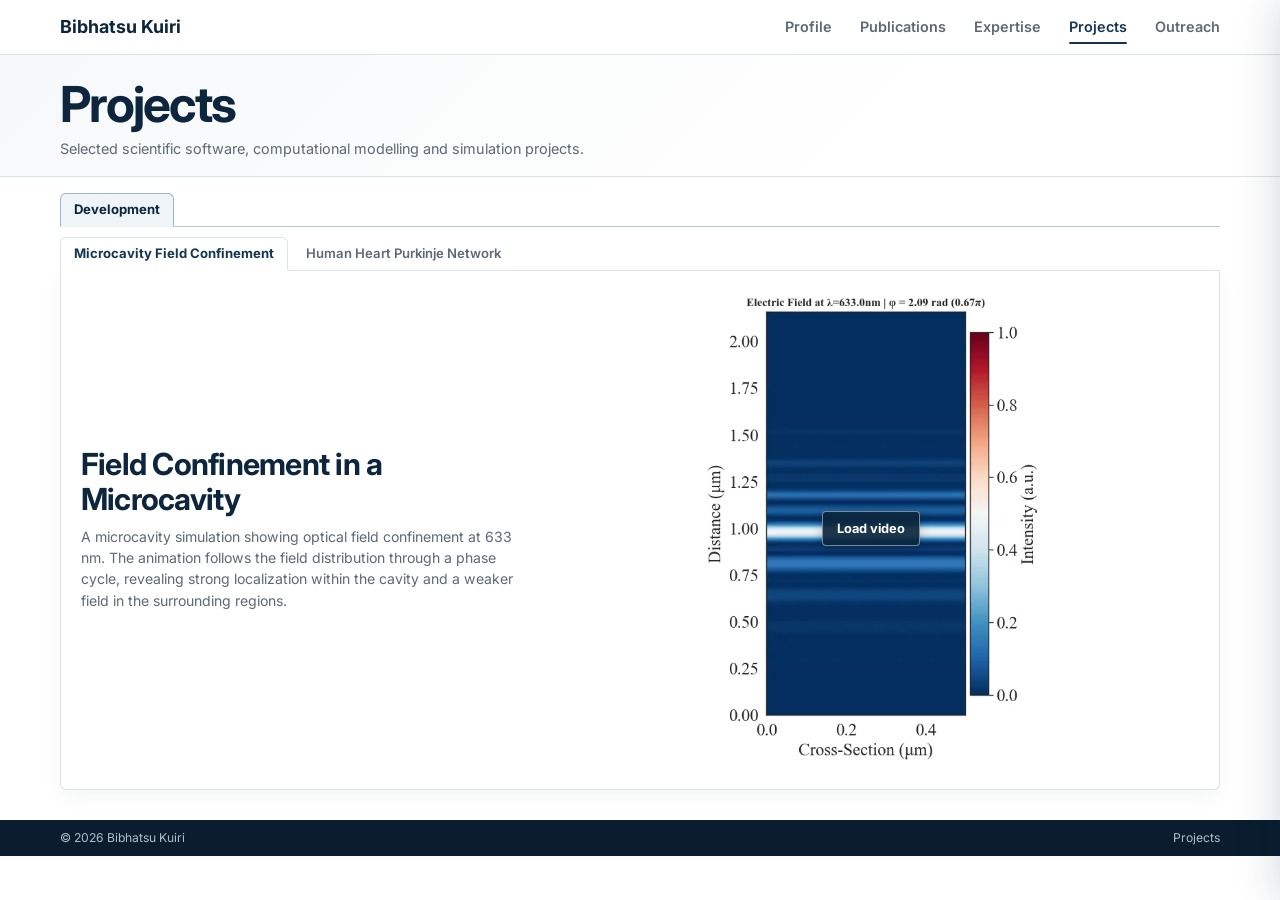
<file: projects.html>
<!DOCTYPE html>
<html lang="en">
<head>
  <meta charset="UTF-8">
  <meta name="viewport" content="width=device-width, initial-scale=1.0">
  <meta name="description" content="Selected development, computational modelling, photonics, multiphysics and scientific computing projects by Bibhatsu Kuiri.">
  <meta name="author" content="Bibhatsu Kuiri">
  <meta name="theme-color" content="#0d263d">
  <meta name="color-scheme" content="light">
  <title>Projects | Bibhatsu Kuiri</title>
  <link rel="preconnect" href="https://fonts.googleapis.com">
  <link rel="preconnect" href="https://fonts.gstatic.com" crossorigin>
  <link href="https://fonts.googleapis.com/css2?family=Inter:wght@400;500;600;700&display=swap" rel="stylesheet">
  <link rel="stylesheet" href="assets/site-nav.css?v=20260910-1">
  <link rel="stylesheet" href="assets/projects.css?v=20261008-1">
</head>
<body>
  <header class="site-header">
    <div class="container nav">
      <a class="brand" href="index.html">Bibhatsu Kuiri</a>
      <nav class="desktop-nav" aria-label="Primary navigation">
        <a href="index.html">Profile</a>
        <a href="publications.html">Publications</a>
        <a href="expertise.html">Expertise</a>
        <a href="projects.html" aria-current="page">Projects</a>
        <a href="outreach.html">Outreach</a>
      </nav>
      <button class="menu-toggle" type="button" aria-label="Open navigation menu" aria-expanded="false"><span></span></button>
    </div>
  </header>
  <div class="menu-overlay" aria-hidden="true"></div>
  <nav class="mobile-menu" aria-label="Mobile navigation">
    <a href="index.html">Profile</a>
    <a href="publications.html">Publications</a>
    <a href="expertise.html">Expertise</a>
    <a href="projects.html" aria-current="page">Projects</a>
    <a href="outreach.html">Outreach</a>
  </nav>

  <main>
    <section class="projects-hero">
      <div class="container">
        <h1>Projects</h1>
        <p class="hero-copy">Selected scientific software, computational modelling and simulation projects.</p>
      </div>
    </section>

    <section class="projects-section">
      <div class="container">
        <div class="category-tabs" role="tablist" aria-label="Project categories">
          <button class="category-tab is-active" type="button" role="tab" aria-selected="true" aria-controls="category-software" data-category-target="category-software">Development</button>
        </div>

        <section class="category-panel" id="category-software" role="tabpanel">
          <div class="project-tabs" role="tablist" aria-label="Development projects">
            <button class="project-tab is-active" type="button" role="tab" aria-selected="true" aria-controls="project-microcavity" data-project-target="project-microcavity">Microcavity Field Confinement</button>
            <button class="project-tab" type="button" role="tab" aria-selected="false" aria-controls="project-purkinje" data-project-target="project-purkinje">Human Heart Purkinje Network</button>
          </div>

          <article class="project-panel is-active" id="project-microcavity" role="tabpanel">
            <div class="project-copy">
              <h3>Field Confinement in a Microcavity</h3>
              <p>A microcavity simulation showing optical field confinement at 633 nm. The animation follows the field distribution through a phase cycle, revealing strong localization within the cavity and a weaker field in the surrounding regions.</p>
            </div>

            <figure class="project-media">
              <div class="video-shell video-shell--portrait"
                   data-video-player
                   data-video-src="assets/projects/software-development/microcavity-field-confinement.mp4"
                   data-video-label="Phase-resolved animation of optical field confinement in a microcavity at 633 nm">
                <img class="video-poster" alt="Simulated microcavity field distribution at 633 nm, showing strong confinement near the cavity centre" src="assets/projects/software-development/microcavity-field-confinement.webp" width="500" height="700">
                <button class="video-load" type="button" data-load-video>Load video</button>
              </div>
            </figure>
          </article>

          <article class="project-panel" id="project-purkinje" role="tabpanel">
            <div class="project-copy">
              <h3>Human Heart Purkinje Network</h3>
              <p>A computational visualization of the human cardiac Purkinje network within a three-dimensional heart geometry, showing the generated branching conduction pathways and their spatial distribution inside the anatomical model.</p>
            </div>

            <figure class="project-media">
              <div class="video-shell"
                   data-video-player
                   data-video-src="assets/projects/software-development/human-heart-purkinje-network.webm"
                   data-video-label="Looping demonstration of the human heart Purkinje network project">
                <img class="video-poster" alt="Human heart Purkinje network project preview" src="[data-uri]">
                <button class="video-load" type="button" data-load-video>Load video</button>
              </div>
            </figure>
          </article>
        </section>
      </div>
    </section>
  </main>

  <footer>
    <div class="container footer-row"><span>© 2026 Bibhatsu Kuiri</span><span>Projects</span></div>
  </footer>

  <script src="assets/site-nav.js?v=20260910-1"></script>
  <script src="assets/projects.js?v=20260911-1"></script>
</body>
</html>
</file>
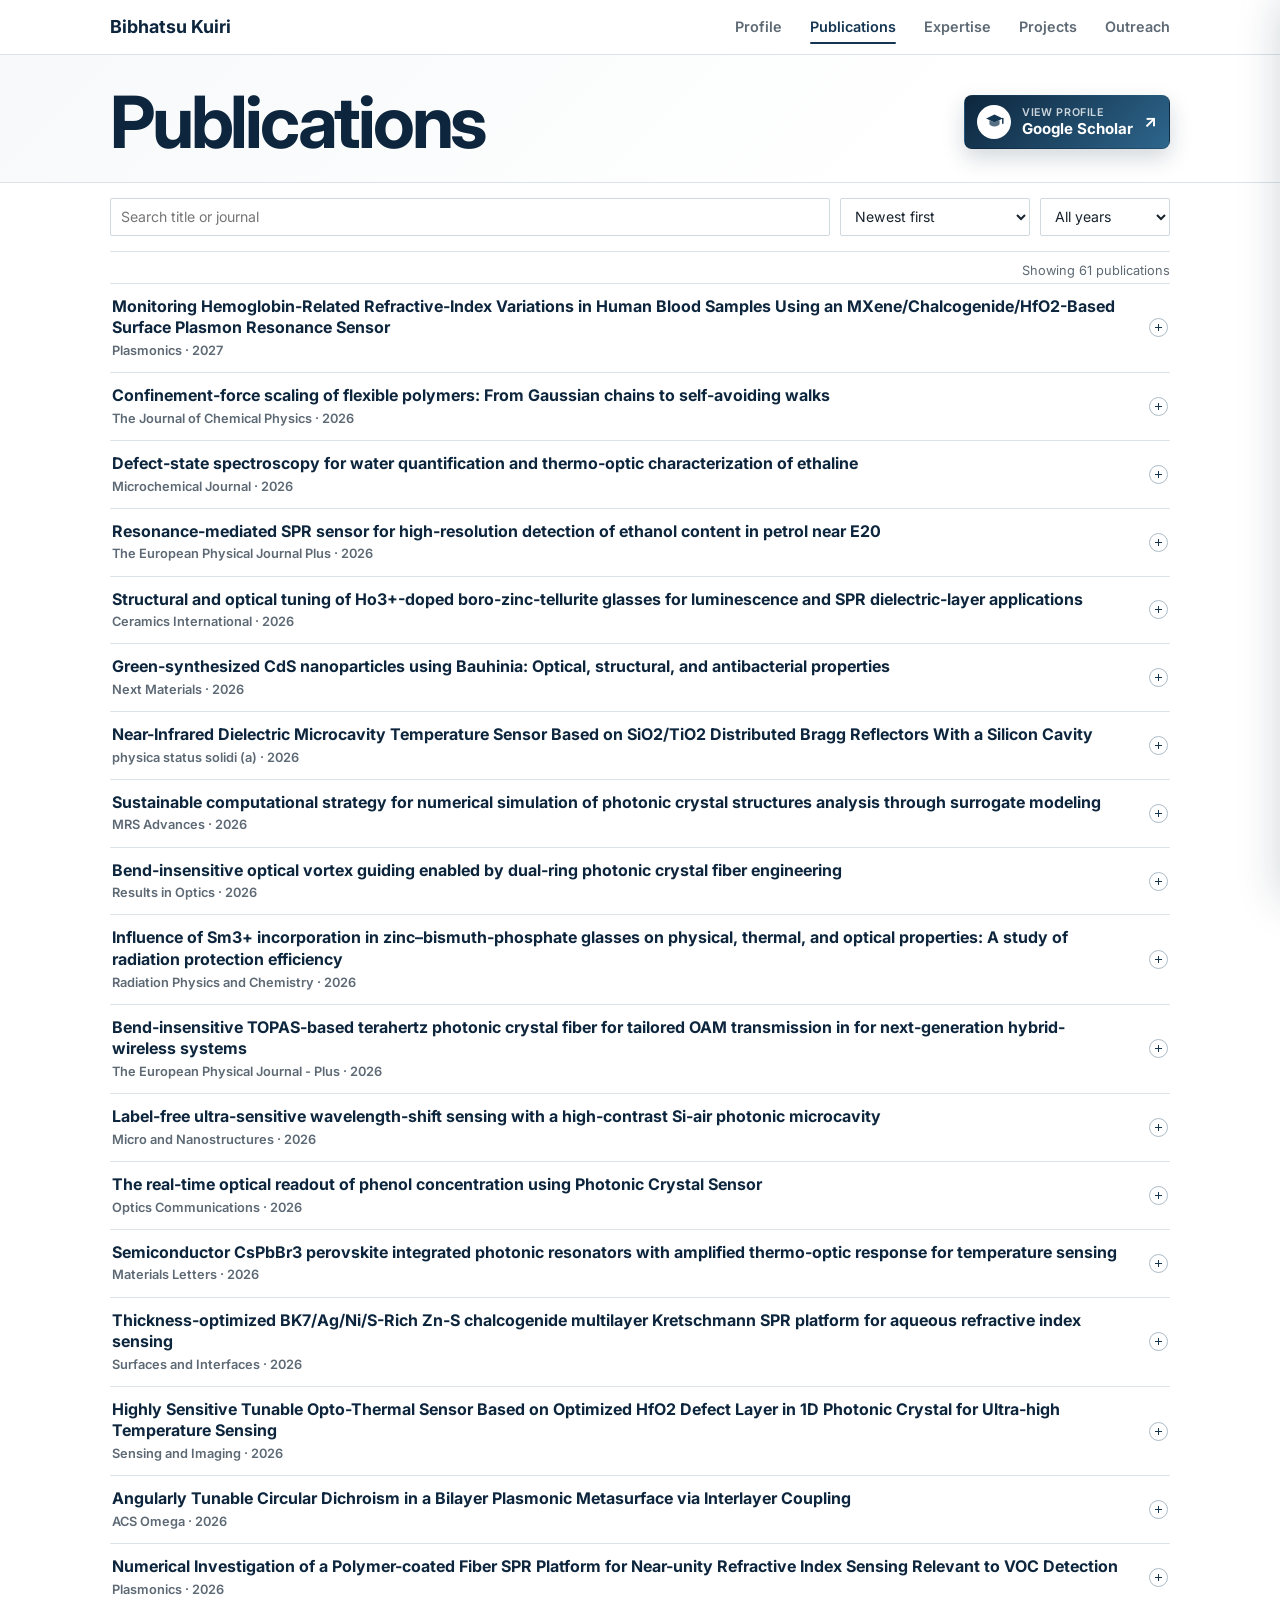
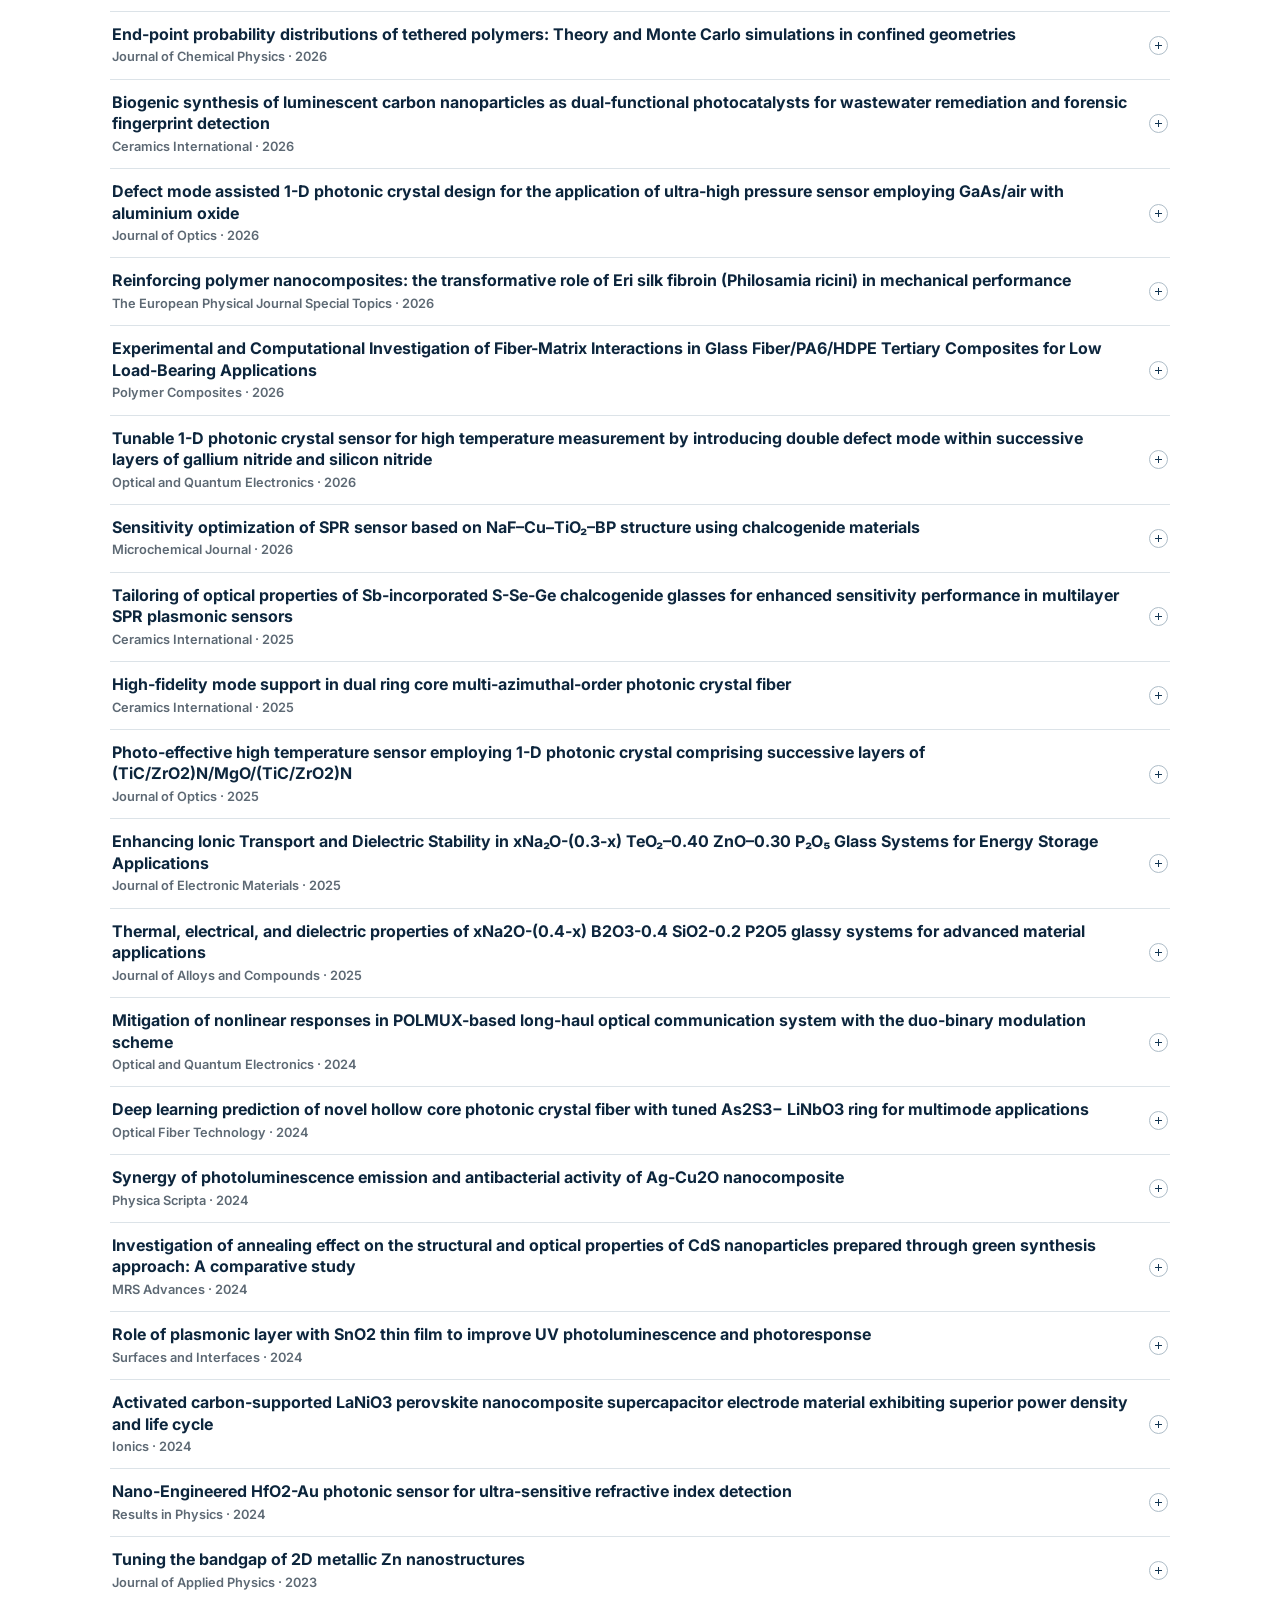
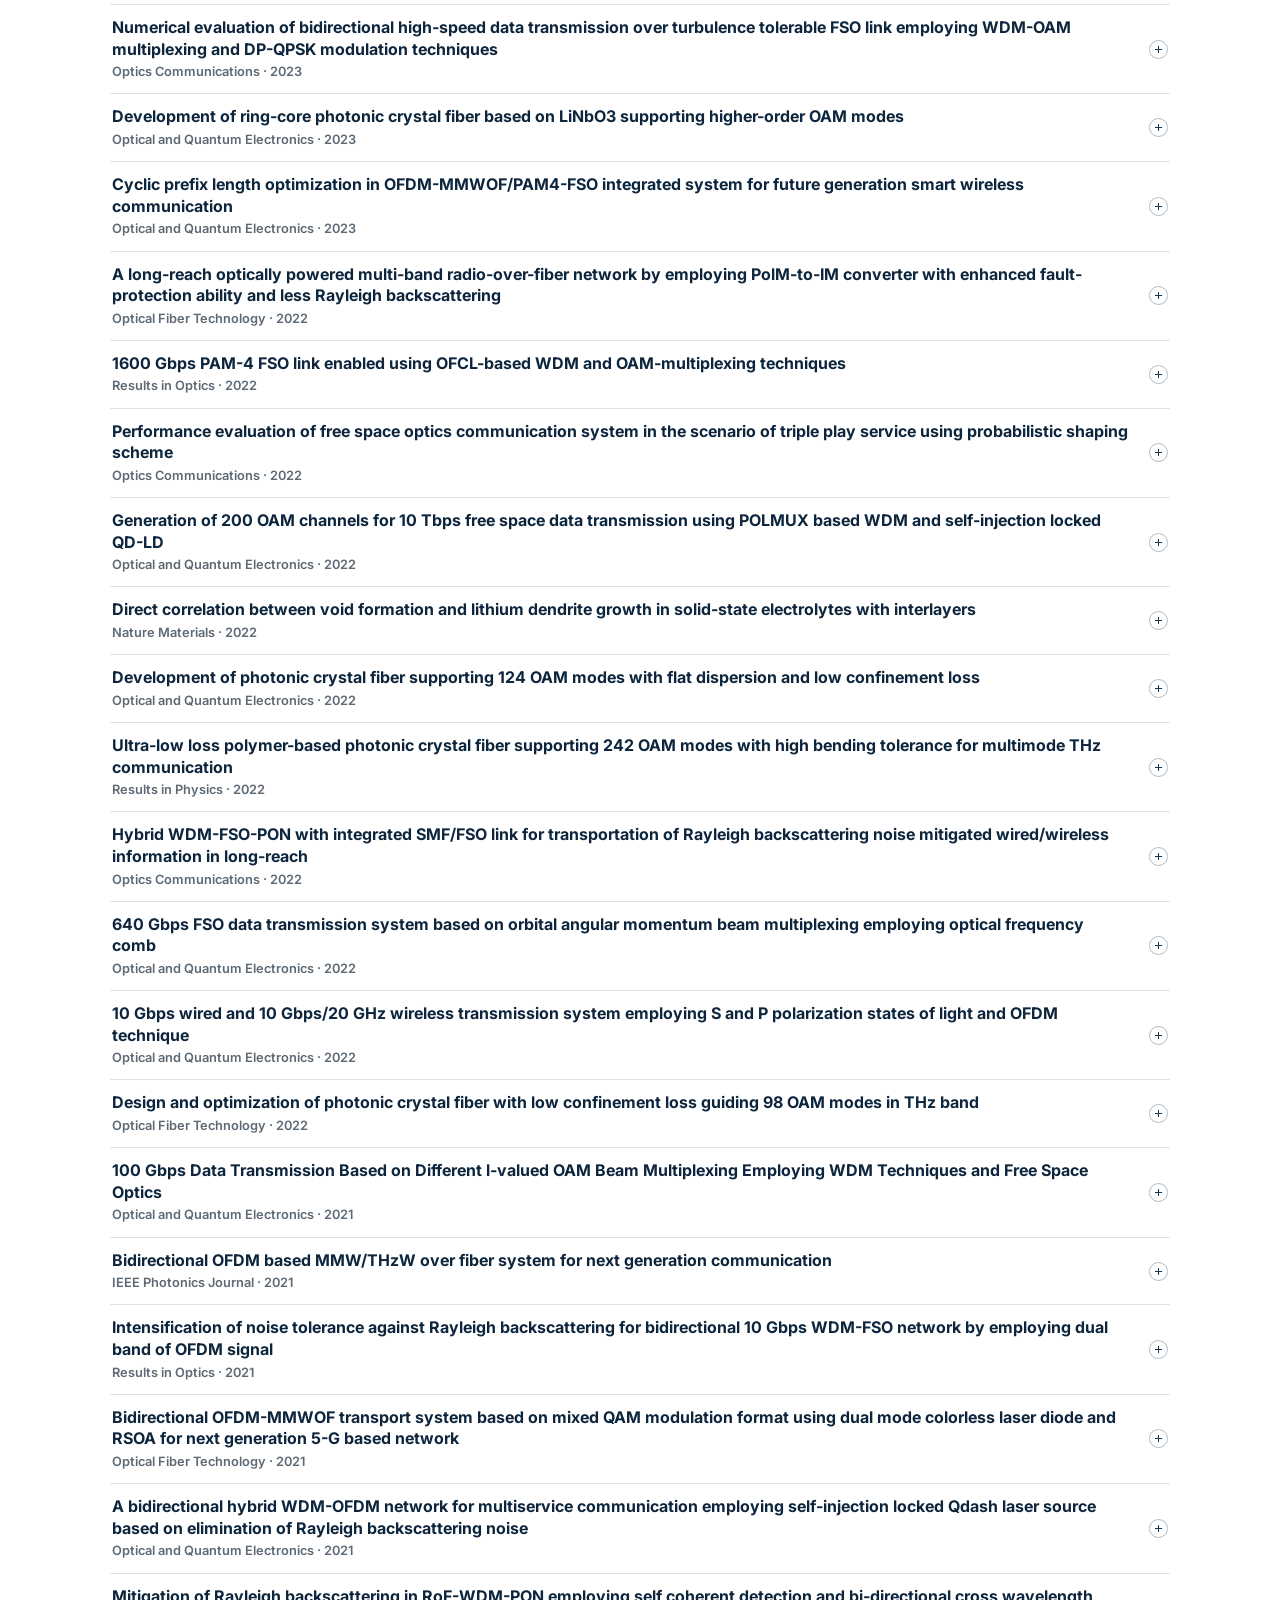
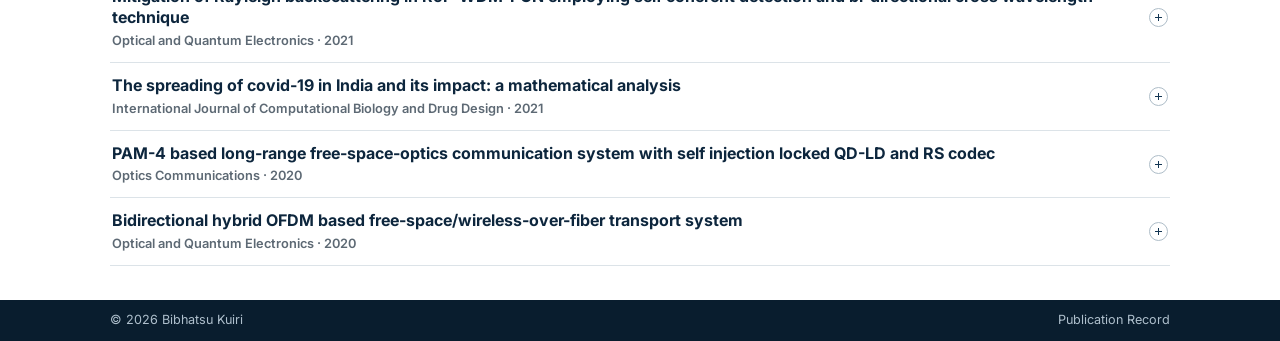
<file: publications.html>
<!DOCTYPE html>
<html lang="en">
<head>
<meta charset="UTF-8">
<meta name="viewport" content="width=device-width,initial-scale=1">
<meta name="description" content="Journal publications of Bibhatsu Kuiri in photonics, optical sensing, materials, energy systems and scientific computing.">
<meta name="theme-color" content="#0d263d">
<meta name="color-scheme" content="light">
<title>Publications | Bibhatsu Kuiri</title>
<link rel="preconnect" href="https://fonts.googleapis.com">
<link rel="preconnect" href="https://fonts.gstatic.com" crossorigin>
<link href="https://fonts.googleapis.com/css2?family=Inter:wght@400;500;600;700&display=swap" rel="stylesheet">
<link rel="stylesheet" href="assets/publications.css?v=20260809-1">
<style>
.page-head-row{display:flex;align-items:center;justify-content:space-between;gap:24px}.scholar-button{position:relative;overflow:hidden;display:inline-flex;align-items:center;gap:11px;min-width:192px;padding:9px 12px;color:#fff;background:linear-gradient(135deg,#0d263d,#2e668c);border:1px solid rgba(13,38,61,.15);border-radius:8px;box-shadow:0 9px 22px rgba(13,38,61,.18);font-family:"Inter",Arial,sans-serif;text-decoration:none;transition:transform .18s ease,box-shadow .18s ease}.scholar-button:before{content:"";position:absolute;top:-80%;bottom:-80%;left:-45%;width:28%;background:rgba(255,255,255,.22);transform:rotate(18deg) translateX(-180%);transition:transform .5s ease}.scholar-button:hover{transform:translateY(-3px);box-shadow:0 14px 30px rgba(13,38,61,.26)}.scholar-button:hover:before{transform:rotate(18deg) translateX(620%)}.scholar-icon{width:34px;height:34px;display:grid;place-items:center;flex:none;color:#143653;background:#fff;border-radius:50%}.scholar-icon svg{width:21px;height:21px}.scholar-copy{display:flex;flex-direction:column;line-height:1.05}.scholar-label{font-size:.67rem;font-weight:600;letter-spacing:.06em;text-transform:uppercase;opacity:.78}.scholar-name{margin-top:3px;font-size:.94rem;font-weight:700}.scholar-arrow{margin-left:auto;font-size:1.05rem;transition:transform .18s ease}.scholar-button:hover .scholar-arrow{transform:translate(2px,-2px)}@media(max-width:520px){.page-head-row{align-items:flex-start;flex-direction:column;gap:13px}.scholar-button{min-width:188px}}
</style>
<link rel="stylesheet" href="assets/site-nav.css?v=20260809-1">
</head>
<body>
<header class="site-header">
  <div class="container nav">
    <a class="brand" href="index.html">Bibhatsu Kuiri</a>
    <nav class="desktop-nav" aria-label="Primary navigation">
      <a href="index.html">Profile</a>
      <a href="publications.html" aria-current="page">Publications</a>
      <a href="expertise.html">Expertise</a>
      <a href="outreach.html">Outreach</a>
    </nav>
    <button class="menu-toggle" type="button" aria-label="Open navigation menu" aria-expanded="false"><span></span></button>
  </div>
</header>
<div class="menu-overlay" aria-hidden="true"></div>
<nav class="mobile-menu" aria-label="Mobile navigation">
  <a href="index.html">Profile</a>
  <a href="publications.html" aria-current="page">Publications</a>
  <a href="expertise.html">Expertise</a>
  <a href="outreach.html">Outreach</a>
</nav>
<main>
<section class="page-head"><div class="container page-head-row"><h1>Publications</h1><a class="scholar-button" href="https://scholar.google.com/citations?user=RkWlr-AAAAAJ&hl=en" target="_blank" rel="noopener noreferrer" aria-label="View Bibhatsu Kuiri on Google Scholar"><span class="scholar-icon" aria-hidden="true"><svg viewBox="0 0 24 24" fill="none" xmlns="http://www.w3.org/2000/svg"><path d="M2.5 8.5 12 4l9.5 4.5L12 13 2.5 8.5Z" fill="currentColor"/><path d="M6.2 10.5v4.1c0 1.4 2.6 3 5.8 3s5.8-1.6 5.8-3v-4.1L12 13l-5.8-2.5Z" fill="currentColor" opacity=".72"/><path d="M21.5 8.7v5.2" stroke="currentColor" stroke-width="1.7" stroke-linecap="round"/></svg></span><span class="scholar-copy"><span class="scholar-label">View profile</span><span class="scholar-name">Google Scholar</span></span><span class="scholar-arrow" aria-hidden="true">↗</span></a></div></section>
<section class="container" aria-label="Publication controls and list">
<div class="controls">
<input class="control search" id="search" type="search" placeholder="Search title or journal" aria-label="Search publications">
<select class="control" id="sort" aria-label="Sort publications"><option value="year-desc">Newest first</option><option value="year-asc">Oldest first</option><option value="if-desc">Impact factor: high to low</option><option value="if-asc">Impact factor: low to high</option></select>
<select class="control" id="year" aria-label="Filter by publication year"><option value="all">All years</option><option value="2027">2027</option><option value="2026">2026</option><option value="2025">2025</option><option value="2024">2024</option><option value="2023">2023</option><option value="2022">2022</option><option value="2021">2021</option><option value="2020">2020</option></select>
</div>
<p class="result-count" id="result-count">Showing 61 publications</p>
<div class="publication-list" id="publication-list"></div>
<p class="empty" id="empty">No publications match the selected filters.</p>
</section>
</main>
<footer><div class="container footer-row"><span>© 2026 Bibhatsu Kuiri</span><span>Publication Record</span></div></footer>
<script src="assets/publications-data.js"></script>
<script src="assets/publications-54.js"></script>
<script src="assets/publications-55.js"></script>
<script src="assets/publications-56.js"></script>
<script src="assets/publications-57.js"></script>
<script src="assets/publications-58.js"></script>
<script src="assets/publications-59.js"></script>
<script src="assets/publications-60.js"></script>
<script src="assets/publications-61.js"></script>
<script src="assets/publications.js"></script>
<script src="assets/publications-reviewed-extra.js"></script>
<script src="assets/publications-reviewed-36-38.js"></script>
<script src="assets/publications-reviewed-52-53.js"></script>
<script src="assets/publications-reviewed-54.js"></script>
<script src="assets/publications-reviewed-55.js"></script>
<script src="assets/publications-reviewed-56.js"></script>
<script src="assets/publications-reviewed-57.js"></script>
<script src="assets/site-nav.js?v=20260809-1"></script>
</body>
</html>
</file>
<file: assets/site-nav.css>
:root{--site-nav-height:54px}
html{scroll-padding-top:calc(var(--site-nav-height) + 14px)}
body{padding-top:var(--site-nav-height)}
body.menu-open{overflow:hidden}
.site-header{position:fixed!important;top:0;left:0;right:0;z-index:100;background:rgba(255,255,255,.97)!important;border-bottom:1px solid var(--line);backdrop-filter:blur(10px);-webkit-backdrop-filter:blur(10px)}
.site-header .nav{min-height:var(--site-nav-height);display:flex;align-items:center;justify-content:space-between;gap:24px}
.site-header .brand{color:var(--deep);font-family:"Inter",Arial,sans-serif!important;font-size:1.12rem;font-weight:700!important;line-height:1;text-decoration:none;white-space:nowrap}
.desktop-nav,.header-links{display:flex;align-items:center;gap:28px}
.desktop-nav a,.header-links a,.profile-link{position:relative;color:var(--muted);font-family:"Inter",Arial,sans-serif;font-size:.9rem;font-weight:600!important;line-height:1.2;text-decoration:none;transition:color 150ms ease}
.desktop-nav a:hover,.header-links a:hover,.profile-link:hover,.desktop-nav a[aria-current="page"],.header-links a[aria-current="page"],.profile-link[aria-current="page"]{color:var(--navy)}
.desktop-nav a[aria-current="page"]::after,.header-links a[aria-current="page"]::after,.profile-link[aria-current="page"]::after{content:"";position:absolute;left:0;right:0;bottom:-8px;height:2px;background:var(--navy);border-radius:2px}
.menu-toggle{width:40px;height:40px;display:none;place-items:center;padding:0;color:var(--deep);background:transparent;border:0;cursor:pointer}
.menu-toggle span,.menu-toggle span::before,.menu-toggle span::after{width:22px;height:2px;display:block;position:relative;background:currentColor;transition:160ms ease}
.menu-toggle span::before,.menu-toggle span::after{content:"";position:absolute;left:0}
.menu-toggle span::before{top:-7px}.menu-toggle span::after{top:7px}
.menu-toggle[aria-expanded="true"] span{background:transparent}.menu-toggle[aria-expanded="true"] span::before{top:0;transform:rotate(45deg)}.menu-toggle[aria-expanded="true"] span::after{top:0;transform:rotate(-45deg)}
.menu-overlay{position:fixed;inset:0;z-index:110;visibility:hidden;opacity:0;background:rgba(8,25,39,.48);transition:180ms ease}
.mobile-menu{position:fixed;top:0;right:0;z-index:120;width:min(82vw,300px);height:100dvh;padding:76px 28px 30px;background:var(--white);box-shadow:-16px 0 40px rgba(13,38,61,.18);transform:translateX(105%);transition:200ms ease}
.mobile-menu a{display:block;padding:13px 0;color:var(--deep);border-bottom:1px solid var(--line);font-family:"Inter",Arial,sans-serif;font-size:.94rem;font-weight:700;text-decoration:none}
.mobile-menu a[aria-current="page"]{color:var(--blue)}
body.menu-open .menu-overlay{visibility:visible;opacity:1}body.menu-open .mobile-menu{transform:translateX(0)}
@media(max-width:900px){.desktop-nav,.header-links{display:none!important}.menu-toggle{display:grid!important}}
@media(max-width:680px){:root{--site-nav-height:54px}.site-header .nav{min-height:var(--site-nav-height)}}
@media(prefers-reduced-motion:reduce){.menu-toggle span,.menu-toggle span::before,.menu-toggle span::after,.menu-overlay,.mobile-menu{transition:none!important}}
</file>
<file: assets/expertise.css>
@import url('https://fonts.googleapis.com/css2?family=Inter:wght@400;500;600;700&display=swap');
:root{color-scheme:only light;--deep:#0d263d;--navy:#143653;--blue:#2e668c;--ink:#18232d;--muted:#5d6974;--paper:#f6f8f9;--line:#dce3e8;--soft:#eaf1f5;--white:#fff;--max:1080px}
*{box-sizing:border-box}html{scroll-behavior:smooth;background:#fff}body{margin:0;color:var(--ink);background:var(--white);font:16px/1.5 "Inter",Arial,sans-serif}a{color:inherit}.container{width:min(calc(100% - 40px),var(--max));margin:auto}
.site-header{position:sticky;top:0;z-index:30;background:rgba(255,255,255,.97);border-bottom:1px solid var(--line);backdrop-filter:blur(10px)}.nav{min-height:54px;display:flex;align-items:center;justify-content:space-between;gap:24px}.brand{color:var(--deep);font:700 1.12rem "Inter",Arial,sans-serif;text-decoration:none}.header-links{display:flex;align-items:center;gap:22px}.header-links a{color:var(--muted);font-size:.9rem;font-weight:700;text-decoration:none}.header-links a:hover,.header-links a[aria-current="page"]{color:var(--navy)}
.page-head{padding:30px 0 20px;border-bottom:1px solid var(--line);background:linear-gradient(135deg,#f7f9fa 0%,#fff 72%)}h1,h2{color:var(--deep);font-family:"Inter",Arial,sans-serif}h1{margin:0;font-size:clamp(2.7rem,6vw,4.6rem);line-height:1.04;letter-spacing:-.045em}.intro{max-width:800px;margin:8px 0 0;color:var(--muted);font-size:.94rem}.record-line{margin:9px 0 0;color:var(--navy);font-size:.82rem;font-weight:700}
.jump-wrap{border-bottom:1px solid var(--line);background:var(--white)}.jump-links{display:flex;flex-wrap:wrap;gap:7px;padding:10px 0}.jump-links a{padding:4px 8px;color:var(--navy);background:var(--soft);border:1px solid #d7e3ea;border-radius:2px;font-size:.76rem;font-weight:700;text-decoration:none}.jump-links a:hover{background:#dfeaf0}
.content-layout{display:grid;grid-template-columns:195px minmax(0,1fr);gap:36px;align-items:start;padding:24px 0 34px}.side-nav{position:sticky;top:72px;padding:12px 0;border-top:2px solid var(--navy);border-bottom:1px solid var(--line)}.side-nav strong{display:block;margin-bottom:5px;color:var(--deep);font-family:"Inter",Arial,sans-serif}.side-nav a{display:block;padding:4px 0;color:var(--muted);font-size:.8rem;font-weight:600;text-decoration:none}.side-nav a:hover{color:var(--blue)}
.expertise-section{padding:0 0 20px;scroll-margin-top:70px}.expertise-section+.expertise-section{padding-top:20px;border-top:1px solid var(--line)}.expertise-section h2{margin:0 0 7px;font-size:clamp(1.5rem,3vw,1.95rem);line-height:1.14;letter-spacing:-.02em}
.compact-list{border-top:1px solid var(--line)}.compact-row{padding:7px 0;border-bottom:1px solid var(--line)}.compact-row p{margin:0;color:var(--muted);font-size:.87rem;line-height:1.48}.row-title{color:var(--blue);font-weight:700}.tools{color:var(--ink);font-size:.82rem;font-weight:600}.tools:before{content:" · ";color:#95a4af}.tools b{color:var(--navy)}.date{color:var(--navy);font-size:.8rem;font-weight:700}
.two-column-list{display:grid;grid-template-columns:repeat(2,minmax(0,1fr));column-gap:28px}.two-column-list .compact-row{min-width:0}
.closing-note{padding:13px 15px;background:var(--paper);border-left:3px solid #b7c8d4}.closing-note h2{margin:0 0 3px;font-size:1.22rem}.closing-note p{margin:0;color:var(--muted);font-size:.85rem}footer{padding:10px 0;color:#aebfcc;background:#091d2e;font-size:.79rem}.footer-row{display:flex;justify-content:space-between;gap:16px}
@media(max-width:820px){.content-layout{grid-template-columns:1fr;gap:18px}.side-nav{display:none}}
@media(max-width:620px){.container{width:min(calc(100% - 28px),var(--max))}.header-links{gap:13px}.header-links a{font-size:.82rem}.page-head{padding:25px 0 17px}.jump-links{gap:5px}.content-layout{padding-top:19px}.two-column-list{grid-template-columns:1fr}.footer-row{flex-direction:column}}
@media(max-width:390px){.header-links a:first-child{display:none}.jump-links a{font-size:.72rem}.compact-row p{font-size:.84rem}}
@media(prefers-reduced-motion:reduce){html{scroll-behavior:auto}*{transition:none!important}}
</file>
<file: assets/outreach.css>
@import url('https://fonts.googleapis.com/css2?family=Inter:wght@400;500;600;700&display=swap');
:root{color-scheme:only light;--deep:#0d263d;--navy:#143653;--blue:#2e668c;--ink:#18232d;--muted:#5d6974;--paper:#f6f8f9;--line:#dce3e8;--soft:#eaf1f5;--white:#fff;--max:1080px}
*{box-sizing:border-box}html{scroll-behavior:smooth;background:#fff}body{margin:0;color:var(--ink);background:var(--white);font:16px/1.5 "Inter",Arial,sans-serif}a{color:inherit}.container{width:min(calc(100% - 40px),var(--max));margin:auto}
.site-header{position:sticky;top:0;z-index:30;background:rgba(255,255,255,.97);border-bottom:1px solid var(--line);backdrop-filter:blur(10px)}.nav{min-height:54px;display:flex;align-items:center;justify-content:space-between;gap:24px}.brand{color:var(--deep);font:700 1.12rem "Inter",Arial,sans-serif;text-decoration:none}.header-links{display:flex;align-items:center;gap:22px}.header-links a{color:var(--muted);font-size:.9rem;font-weight:700;text-decoration:none}.header-links a:hover,.header-links a[aria-current="page"]{color:var(--navy)}
.page-head{padding:30px 0 22px;border-bottom:1px solid var(--line);background:linear-gradient(135deg,#f7f9fa 0%,#fff 72%)}h1,h2,h3{color:var(--deep);font-family:"Inter",Arial,sans-serif}h1{margin:0;font-size:clamp(2.7rem,6vw,4.5rem);line-height:1.04;letter-spacing:-.045em}.intro{max-width:790px;margin:9px 0 0;color:var(--muted);font-size:.96rem}.head-actions{display:flex;flex-wrap:wrap;gap:8px;margin-top:14px}.button{min-height:35px;display:inline-flex;align-items:center;justify-content:center;padding:6px 12px;color:var(--navy);background:var(--white);border:1px solid var(--navy);border-radius:3px;font-size:.82rem;font-weight:700;text-decoration:none}.button-primary{color:#fff;background:var(--navy)}
.metrics{background:var(--deep);color:#d9e5ed}.metric-row{display:flex;flex-wrap:wrap;align-items:center;gap:10px 18px;padding:10px 0;font-size:.82rem}.metric-row strong{margin-right:4px;color:#fff;font:700 1.18rem "Inter",Arial,sans-serif}.metric-row span+span{padding-left:18px;border-left:1px solid #496174}
.content{padding:25px 0 36px}.outreach-section{padding:0 0 22px}.outreach-section+.outreach-section{padding-top:22px;border-top:1px solid var(--line)}.outreach-section h2{margin:0 0 8px;font-size:clamp(1.55rem,3vw,2rem);line-height:1.15;letter-spacing:-.02em}.compact-list{border-top:1px solid var(--line)}.compact-row{padding:8px 0;border-bottom:1px solid var(--line)}.compact-row p{margin:0;color:var(--muted);font-size:.89rem;line-height:1.5}.row-title{color:var(--blue);font-weight:700}.inline-link{color:var(--navy);font-weight:700;text-decoration:none}.inline-link:hover{text-decoration:underline}
.platform-grid{display:grid;grid-template-columns:repeat(2,minmax(0,1fr));gap:14px}.platform-card{padding:16px;background:var(--paper);border:1px solid var(--line);border-top:3px solid var(--navy)}.platform-card h3{margin:0 0 5px;font-size:1.16rem}.platform-card p{margin:0 0 11px;color:var(--muted);font-size:.87rem}.platform-card .button{background:#fff}
.teaching-note{padding:14px 16px;background:var(--soft);border-left:3px solid var(--blue)}.teaching-note p{margin:0;color:var(--muted);font-size:.88rem}.teaching-note strong{color:var(--deep)}
footer{padding:10px 0;color:#aebfcc;background:#091d2e;font-size:.79rem}.footer-row{display:flex;justify-content:space-between;gap:16px}
@media(max-width:700px){.platform-grid{grid-template-columns:1fr}.metric-row span+span{padding-left:0;border-left:0}.metric-row span{width:100%}}
@media(max-width:620px){.container{width:min(calc(100% - 28px),var(--max))}.header-links{gap:13px}.header-links a{font-size:.82rem}.page-head{padding:25px 0 18px}.content{padding-top:20px}.footer-row{flex-direction:column}}
@media(max-width:430px){.header-links a:first-child{display:none}.header-links{gap:11px}.header-links a{font-size:.78rem}h1{font-size:2.35rem}}
@media(prefers-reduced-motion:reduce){html{scroll-behavior:auto}*{transition:none!important}}
</file>
<file: assets/projects.css>
:root{color-scheme:only light;--navy:#143653;--deep:#0d263d;--blue:#2e668c;--ink:#18232d;--muted:#5d6974;--paper:#f6f8f9;--line:#dce3e8;--white:#fff;--max:1160px}
*{box-sizing:border-box}html{background:#fff}body{margin:0;color:var(--ink);background:var(--white);font:16px/1.5 "Inter",Arial,sans-serif}a{color:inherit}.container{width:min(calc(100% - 40px),var(--max));margin:auto}h1,h2,h3,.brand{color:var(--deep);font-family:"Inter",Arial,sans-serif}h1,h2,h3{margin-top:0;line-height:1.16}.projects-hero{padding:22px 0 17px;background:linear-gradient(135deg,#f6f8f9 0%,#fff 70%);border-bottom:1px solid var(--line)}.projects-hero h1{margin:0 0 4px;font-size:clamp(2rem,4.5vw,3.1rem);letter-spacing:-.04em}.hero-copy{max-width:720px;margin:0;color:var(--muted);font-size:.9rem}.projects-section{padding:16px 0 30px}
.category-tabs,.project-tabs{display:flex;flex-wrap:wrap;gap:4px}.category-tabs{margin:0;border-bottom:1px solid #b7c7d2}.project-tabs{margin:10px 0 0;border-bottom:1px solid var(--line)}.category-tab,.project-tab{appearance:none;margin:0 0 -1px;padding:8px 13px;border-radius:6px 6px 0 0;font:600 .82rem/1.2 "Inter",Arial,sans-serif;cursor:pointer;transition:120ms ease}.category-tab{color:var(--deep);background:#f5f8fa;border:1px solid #b7c7d2;border-bottom-color:#b7c7d2;font-weight:700}.category-tab:hover{background:#eef4f7;border-color:#9fb4c2}.category-tab.is-active{color:var(--deep);background:#eef4f7;border-color:#9fb4c2;border-bottom-color:#eef4f7}.project-tab{color:var(--muted);background:transparent;border:1px solid transparent;border-bottom-color:var(--line)}.project-tab:hover{color:var(--navy);background:#fafcfd}.project-tab.is-active{color:var(--navy);background:var(--white);border-color:var(--line);border-bottom-color:var(--white);font-weight:700}
.category-panel{padding-top:0}.project-panel{display:none;grid-template-columns:minmax(0,.8fr) minmax(390px,1.2fr);gap:24px;align-items:center;padding:18px 20px 20px;border:1px solid var(--line);border-top:0;border-radius:0 0 6px 6px;background:var(--white);box-shadow:0 7px 20px rgba(13,38,61,.045)}.project-panel.is-active{display:grid}.project-copy h3{margin:0 0 9px;font-size:clamp(1.4rem,2.5vw,1.9rem);letter-spacing:-.025em}.project-copy p{margin:0;color:var(--muted);font-size:.88rem}.project-media{margin:0}.video-shell{position:relative;overflow:hidden;display:flex;align-items:center;justify-content:center;min-height:300px;background:#0d1622;border-radius:5px}.video-poster{position:absolute;inset:0;width:100%;height:100%;display:block;object-fit:contain;background:#0d1622}.video-load{position:relative;z-index:2;padding:9px 14px;color:#fff;background:rgba(13,38,61,.92);border:1px solid rgba(255,255,255,.45);border-radius:4px;font:700 .8rem/1.2 "Inter",Arial,sans-serif;cursor:pointer;box-shadow:0 3px 12px rgba(0,0,0,.2)}.video-load:hover{background:#143653}.video-load:disabled{cursor:wait;opacity:.8}.video-shell video{display:block;width:100%;max-height:480px;object-fit:contain;background:#0d1622}footer{padding:9px 0;color:#aebfcc;background:#091d2e;font-size:.76rem}.footer-row{display:flex;justify-content:space-between;gap:16px}
@media(max-width:900px){.project-panel{grid-template-columns:1fr;gap:16px}.video-shell{min-height:250px}}
@media(max-width:680px){.container{width:min(calc(100% - 28px),var(--max))}.projects-hero{padding:18px 0 14px}.projects-section{padding:13px 0 24px}.category-tab,.project-tab{padding:7px 10px;font-size:.77rem}.project-panel{padding:14px}.video-shell{min-height:210px}.footer-row{flex-direction:column;gap:2px}}
@media(max-width:420px){.projects-hero h1{font-size:2rem}.project-copy h3{font-size:1.4rem}.video-shell{min-height:180px}}
@media(prefers-reduced-motion:reduce){.category-tab,.project-tab{transition:none}}

.video-shell--portrait{aspect-ratio:5/7;min-height:0;max-width:343px;margin-inline:auto;background:#fff}.video-shell--portrait .video-poster,.video-shell--portrait video{background:#fff}
</file>
<file: assets/publications.css>
@import url('https://fonts.googleapis.com/css2?family=Inter:wght@400;500;600;700&display=swap');
:root{color-scheme:only light;--deep:#0d263d;--navy:#143653;--blue:#2e668c;--ink:#18232d;--muted:#5d6974;--paper:#f6f8f9;--line:#dce3e8;--white:#fff;--max:1060px}
*{box-sizing:border-box}html{scroll-behavior:smooth;background:#fff}body{margin:0;color:var(--ink);background:var(--white);font:16px/1.5 "Inter",Arial,sans-serif}a{color:inherit}.container{width:min(calc(100% - 40px),var(--max));margin:auto}
.site-header{position:sticky;top:0;z-index:20;background:rgba(255,255,255,.97);border-bottom:1px solid var(--line);backdrop-filter:blur(10px)}.nav{min-height:54px;display:flex;align-items:center;justify-content:space-between;gap:24px}.brand{color:var(--deep);font:700 1.12rem "Inter",Arial,sans-serif;text-decoration:none}.header-links{display:flex;align-items:center;gap:22px}.profile-link{color:var(--muted);font-size:.9rem;font-weight:700;text-decoration:none}.profile-link:hover,.profile-link[aria-current="page"]{color:var(--navy)}
.page-head{padding:30px 0 22px;border-bottom:1px solid var(--line);background:linear-gradient(135deg,#f7f9fa 0%,#fff 72%)}.page-head-row{display:flex;align-items:center;justify-content:space-between;gap:24px}h1{margin:0;color:var(--deep);font:700 clamp(2.6rem,6vw,4.5rem)/1.05 "Inter",Arial,sans-serif;letter-spacing:-.045em}.scholar-button{position:relative;isolation:isolate;overflow:hidden;display:inline-flex;align-items:center;gap:9px;min-height:42px;padding:7px 13px 7px 9px;color:var(--white);background:var(--navy);border:1px solid var(--navy);border-radius:3px;box-shadow:0 7px 18px rgba(13,38,61,.13);font-family:"Inter",Arial,sans-serif!important;font-size:.86rem;font-weight:700;text-decoration:none;transition:transform 160ms ease,box-shadow 160ms ease,background 160ms ease}.scholar-button:before{content:"";position:absolute;inset:-60% auto -60% -45%;z-index:-1;width:34%;background:rgba(255,255,255,.22);transform:rotate(18deg) translateX(-180%);transition:transform 420ms ease}.scholar-button:hover{transform:translateY(-2px);background:#174563;box-shadow:0 11px 24px rgba(13,38,61,.2)}.scholar-button:hover:before{transform:rotate(18deg) translateX(520%)}.scholar-button:focus-visible{outline:3px solid rgba(46,102,140,.25);outline-offset:3px}.scholar-mark{width:27px;height:27px;display:grid;place-items:center;flex:none;color:var(--navy);background:var(--white);border-radius:50%;font:700 .94rem "Inter",Arial,sans-serif}.scholar-arrow{font-size:1rem;line-height:1;transition:transform 160ms ease}.scholar-button:hover .scholar-arrow{transform:translate(2px,-2px)}
.controls{display:grid;grid-template-columns:minmax(220px,1fr) 190px 130px;gap:10px;padding:15px 0;border-bottom:1px solid var(--line)}.control{width:100%;min-height:38px;padding:7px 10px;color:var(--ink);background:var(--white);border:1px solid #cfd9e0;border-radius:2px;font:inherit;font-size:.88rem}.control:focus{outline:2px solid rgba(46,102,140,.18);border-color:var(--blue)}.result-count{margin:9px 0 3px;color:var(--muted);font-size:.8rem;text-align:right}
.publication-list{margin-bottom:34px;border-top:1px solid var(--line)}.publication{border-bottom:1px solid var(--line)}.publication[hidden]{display:none}.publication summary{display:grid;grid-template-columns:minmax(0,1fr) 24px;gap:16px;align-items:center;padding:12px 2px;cursor:pointer;list-style:none}.publication summary::-webkit-details-marker{display:none}.publication summary:hover .publication-title,.publication summary:focus-visible .publication-title{color:var(--blue)}.publication summary:focus-visible{outline:2px solid rgba(46,102,140,.18);outline-offset:3px}.publication-title{display:block;color:var(--deep);font:700 1rem/1.35 "Inter",Arial,sans-serif;transition:color 140ms ease}.publication-meta{display:block;margin-top:2px;color:var(--muted);font-size:.8rem;font-weight:600}.toggle{width:19px;height:19px;position:relative;justify-self:end;border:1px solid #aebdc8;border-radius:50%}.toggle:before,.toggle:after{content:"";position:absolute;left:5px;top:8px;width:7px;height:1px;background:var(--navy);transition:transform 140ms ease}.toggle:after{transform:rotate(90deg)}.publication[open] .toggle:after{transform:rotate(0)}
.publication-details{margin:0 34px 12px 0;padding:10px 12px;color:var(--muted);background:var(--paper);border-left:2px solid #b7c8d4;font-size:.84rem}.publication-details p{margin:0 0 5px}.publication-details p:last-of-type{margin-bottom:0}.publication-details strong{color:var(--ink)}.paper-link{display:inline-block;margin-top:8px;color:var(--blue);font-weight:700;text-decoration:none}.paper-link:hover{text-decoration:underline}.empty{display:none;padding:28px 0;color:var(--muted);text-align:center}.empty.visible{display:block}
footer{padding:11px 0;color:#aebfcc;background:#091d2e;font-size:.79rem}.footer-row{display:flex;justify-content:space-between;gap:16px}
@media(max-width:720px){.container{width:min(calc(100% - 28px),var(--max))}.page-head{padding:25px 0 18px}.page-head-row{align-items:flex-end}.scholar-button{min-height:39px;padding:6px 11px 6px 8px;font-size:.82rem}.scholar-mark{width:25px;height:25px}.controls{grid-template-columns:1fr 1fr}.controls .search{grid-column:1/-1}.publication summary{padding:11px 0;gap:10px}.publication-details{margin-right:0}.result-count{text-align:left}}
@media(max-width:520px){.page-head-row{align-items:flex-start;flex-direction:column;gap:13px}.scholar-button{align-self:flex-start}}
@media(max-width:460px){.header-links{gap:13px}.profile-link{font-size:.82rem}.controls{grid-template-columns:1fr}.controls .search{grid-column:auto}.publication-title{font-size:.96rem}.footer-row{flex-direction:column}}
@media(prefers-reduced-motion:reduce){html{scroll-behavior:auto}*{transition:none!important}}
</file>
